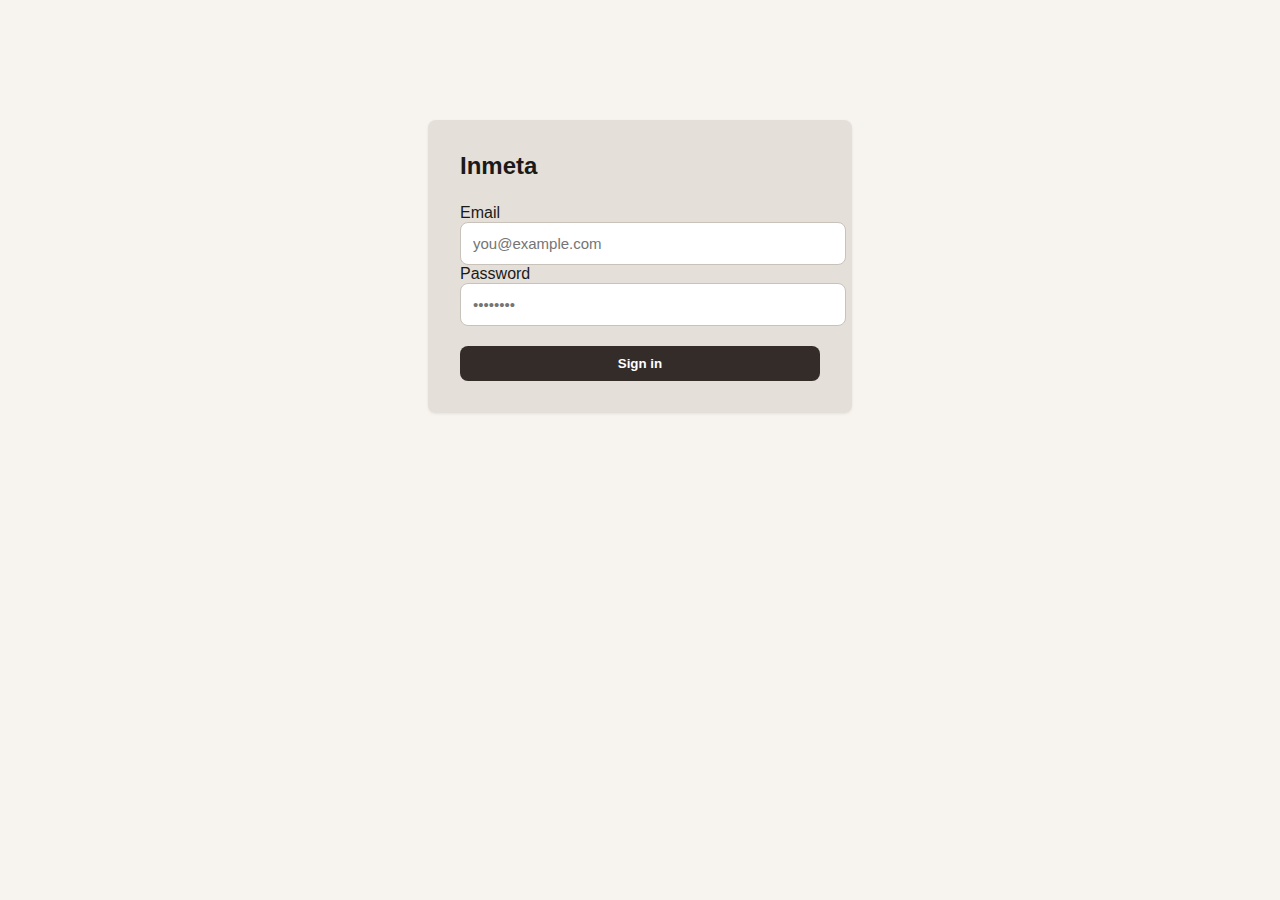
<file: index.html>
<!DOCTYPE html>
<html lang="en">
<head>
    <meta charset="UTF-8">
    <title>Inmeta Login</title>
    <link rel="stylesheet" href="css/inmeta.css">
</head>
<body>

<div class="login-container">
    <h2>Inmeta</h2>
    <form>
        <label>Email</label>
        <input type="email" placeholder="you@example.com">

        <label style="margin-top:16px;">Password</label>
        <input type="password" placeholder="••••••••">

        <button class="btn-primary" style="margin-top:20px; width:100%;">Sign in</button>
    </form>
</div>

</body>
</html>
</file>
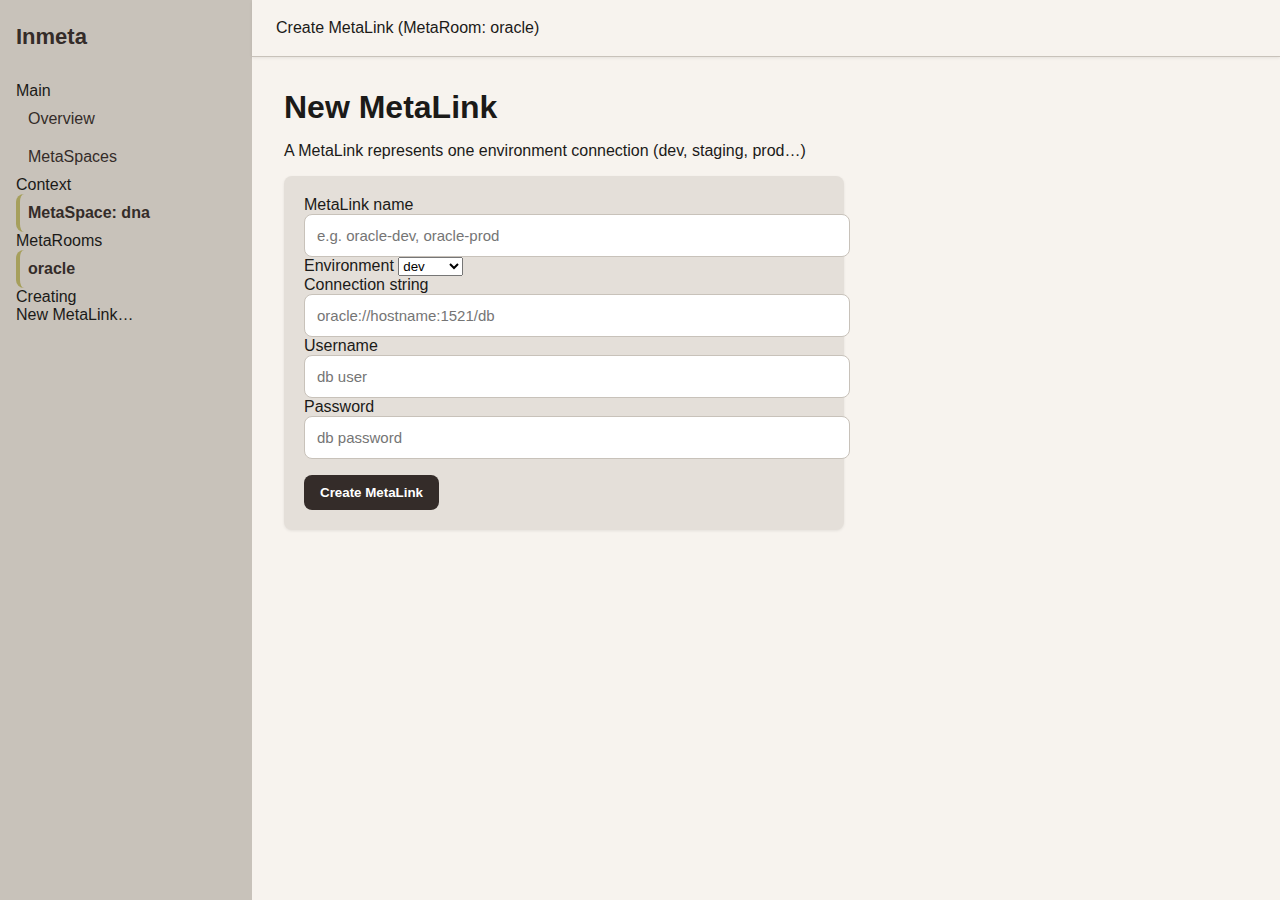
<file: create_metalink.html>
<!DOCTYPE html>
<html lang="en">
<head>
    <meta charset="UTF-8">
    <title>Create MetaLink</title>
    <link rel="stylesheet" href="css/inmeta.css">
</head>
<body>

<div class="layout">

    <!-- SIDEBAR -->
    <div class="sidebar">
        <div class="sidebar-logo">Inmeta</div>

        <div class="sidebar-section-label">Main</div>
        <a class="nav-link" href="overview.html">Overview</a>
        <a class="nav-link" href="metaspaces.html">MetaSpaces</a>

        <div class="sidebar-section-label">Context</div>

        <a class="nav-link active" href="metaspace.html">MetaSpace: dna</a>

        <div class="sidebar-section-label">MetaRooms</div>
        <a class="nav-link active" href="metaroom.html">oracle</a>

        <div class="sidebar-section-label">Creating</div>
        <div class="sidebar-empty">New MetaLink…</div>
    </div>



    <!-- MAIN -->
    <div style="flex:1; display:flex; flex-direction:column;">

        <div class="topbar">
            <div class="topbar-title">Create MetaLink (MetaRoom: oracle)</div>
        </div>

        <div class="content">

            <div class="content-header">
                <h1>New MetaLink</h1>
                <p>A MetaLink represents one environment connection (dev, staging, prod…)</p>
            </div>

            <div class="card" style="max-width:520px;">

                <form>

                    <div class="form-row">
                        <label>MetaLink name</label>
                        <input type="text" placeholder="e.g. oracle-dev, oracle-prod">
                    </div>

                    <div class="form-row">
                        <label>Environment</label>
                        <select>
                            <option>dev</option>
                            <option>staging</option>
                            <option>prod</option>
                        </select>
                    </div>

                    <div class="form-row">
                        <label>Connection string</label>
                        <input type="text" placeholder="oracle://hostname:1521/db">
                    </div>

                    <div class="form-row">
                        <label>Username</label>
                        <input type="text" placeholder="db user">
                    </div>

                    <div class="form-row">
                        <label>Password</label>
                        <input type="password" placeholder="db password">
                    </div>

                    <button class="btn-primary" style="margin-top:16px;">Create MetaLink</button>

                </form>

            </div>

        </div>

    </div>

</div>

</body>
</html>
</file>
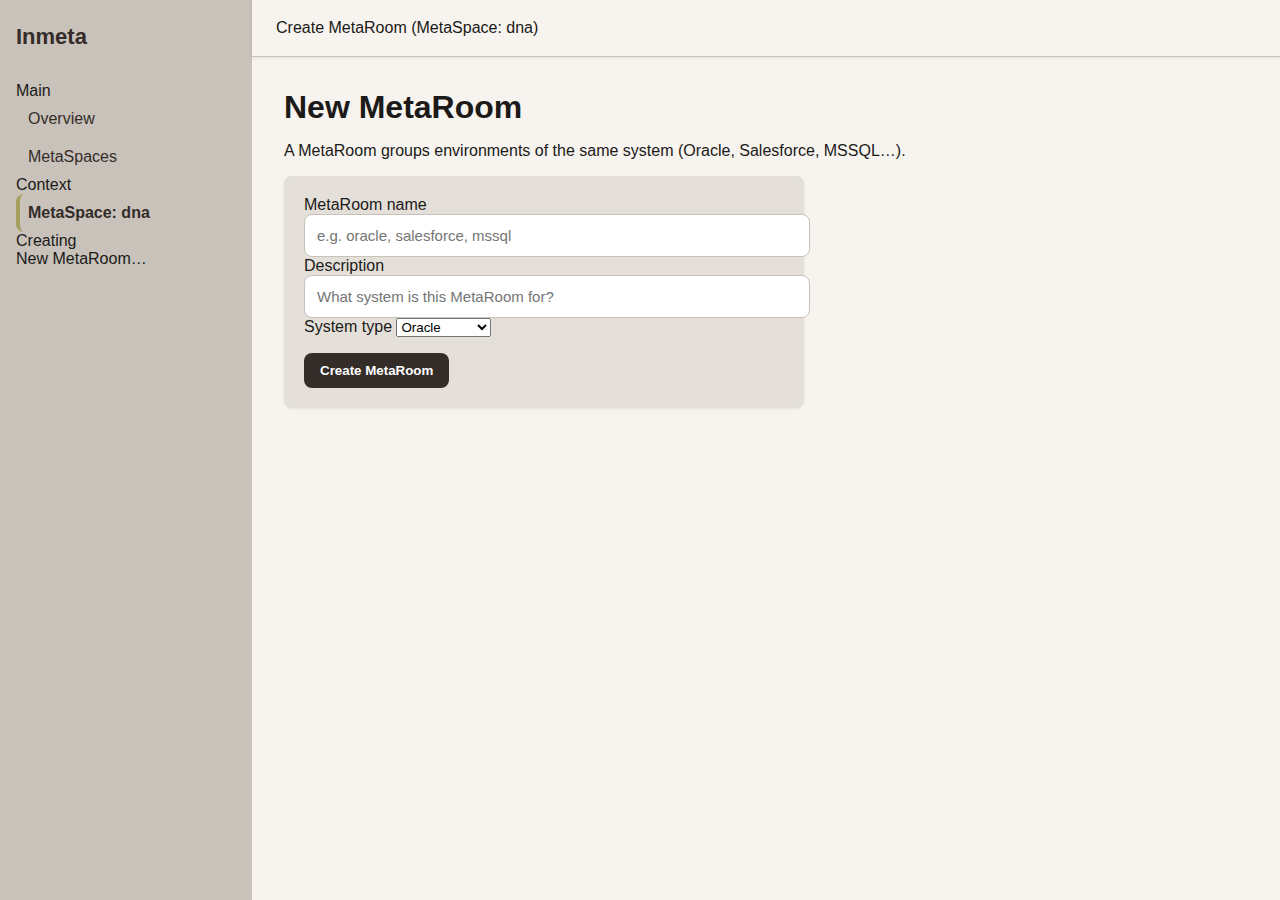
<file: create_metaroom.html>
<!DOCTYPE html>
<html lang="en">
<head>
    <meta charset="UTF-8">
    <title>Create MetaRoom</title>
    <link rel="stylesheet" href="css/inmeta.css">
</head>
<body>

<div class="layout">

    <!-- SIDEBAR -->
    <div class="sidebar">
        <div class="sidebar-logo">Inmeta</div>

        <div class="sidebar-section-label">Main</div>
        <a class="nav-link" href="overview.html">Overview</a>
        <a class="nav-link" href="metaspaces.html">MetaSpaces</a>

        <div class="sidebar-section-label">Context</div>
        <a class="nav-link active" href="metaspace.html">MetaSpace: dna</a>

        <div class="sidebar-section-label">Creating</div>
        <div class="sidebar-empty">New MetaRoom…</div>
    </div>


    <!-- MAIN -->
    <div style="flex:1; display:flex; flex-direction:column;">

        <div class="topbar">
            <div class="topbar-title">Create MetaRoom (MetaSpace: dna)</div>
        </div>

        <div class="content">

            <div class="content-header">
                <h1>New MetaRoom</h1>
                <p>A MetaRoom groups environments of the same system (Oracle, Salesforce, MSSQL…).</p>
            </div>

            <div class="card" style="max-width:480px;">

                <form>

                    <div class="form-row">
                        <label>MetaRoom name</label>
                        <input type="text" placeholder="e.g. oracle, salesforce, mssql">
                    </div>

                    <div class="form-row">
                        <label>Description</label>
                        <input type="text" placeholder="What system is this MetaRoom for?">
                    </div>

                    <div class="form-row">
                        <label>System type</label>
                        <select>
                            <option>Oracle</option>
                            <option>PostgreSQL</option>
                            <option>SQL Server</option>
                            <option>MySQL</option>
                            <option>Snowflake</option>
                            <option>BigQuery</option>
                            <option>Salesforce</option>
                        </select>
                    </div>

                    <button class="btn-primary" style="margin-top:16px;">Create MetaRoom</button>

                </form>

            </div>

        </div>

    </div>

</div>

</body>
</html>
</file>
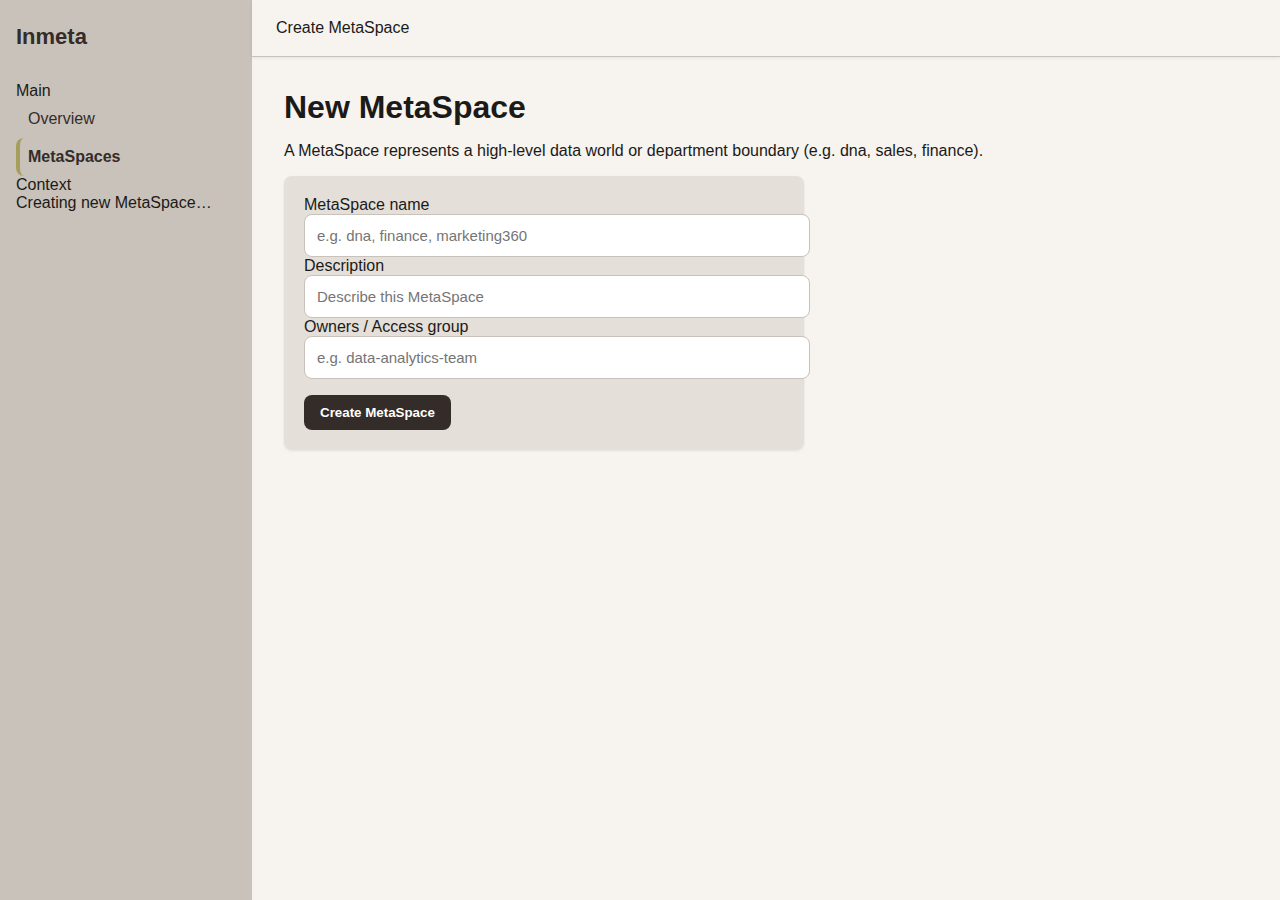
<file: create_metaspace.html>
<!DOCTYPE html>
<html lang="en">
<head>
    <meta charset="UTF-8">
    <title>Create MetaSpace</title>
    <link rel="stylesheet" href="css/inmeta.css">
</head>
<body>

<div class="layout">

    <!-- SIDEBAR -->
    <div class="sidebar">
        <div class="sidebar-logo">Inmeta</div>

        <div class="sidebar-section-label">Main</div>
        <a class="nav-link" href="overview.html">Overview</a>
        <a class="nav-link active" href="metaspaces.html">MetaSpaces</a>

        <div class="sidebar-section-label">Context</div>
        <div class="sidebar-empty">Creating new MetaSpace…</div>
    </div>


    <!-- MAIN -->
    <div style="flex:1; display:flex; flex-direction:column;">

        <div class="topbar">
            <div class="topbar-title">Create MetaSpace</div>
        </div>

        <div class="content">

            <div class="content-header">
                <h1>New MetaSpace</h1>
                <p>A MetaSpace represents a high-level data world or department boundary (e.g. dna, sales, finance).</p>
            </div>

            <div class="card" style="max-width:480px;">

                <form>

                    <div class="form-row">
                        <label>MetaSpace name</label>
                        <input type="text" placeholder="e.g. dna, finance, marketing360">
                    </div>

                    <div class="form-row">
                        <label>Description</label>
                        <input type="text" placeholder="Describe this MetaSpace">
                    </div>

                    <div class="form-row">
                        <label>Owners / Access group</label>
                        <input type="text" placeholder="e.g. data-analytics-team">
                    </div>

                    <button class="btn-primary" style="margin-top:16px;">Create MetaSpace</button>

                </form>

            </div>

        </div>

    </div>

</div>

</body>
</html>
</file>
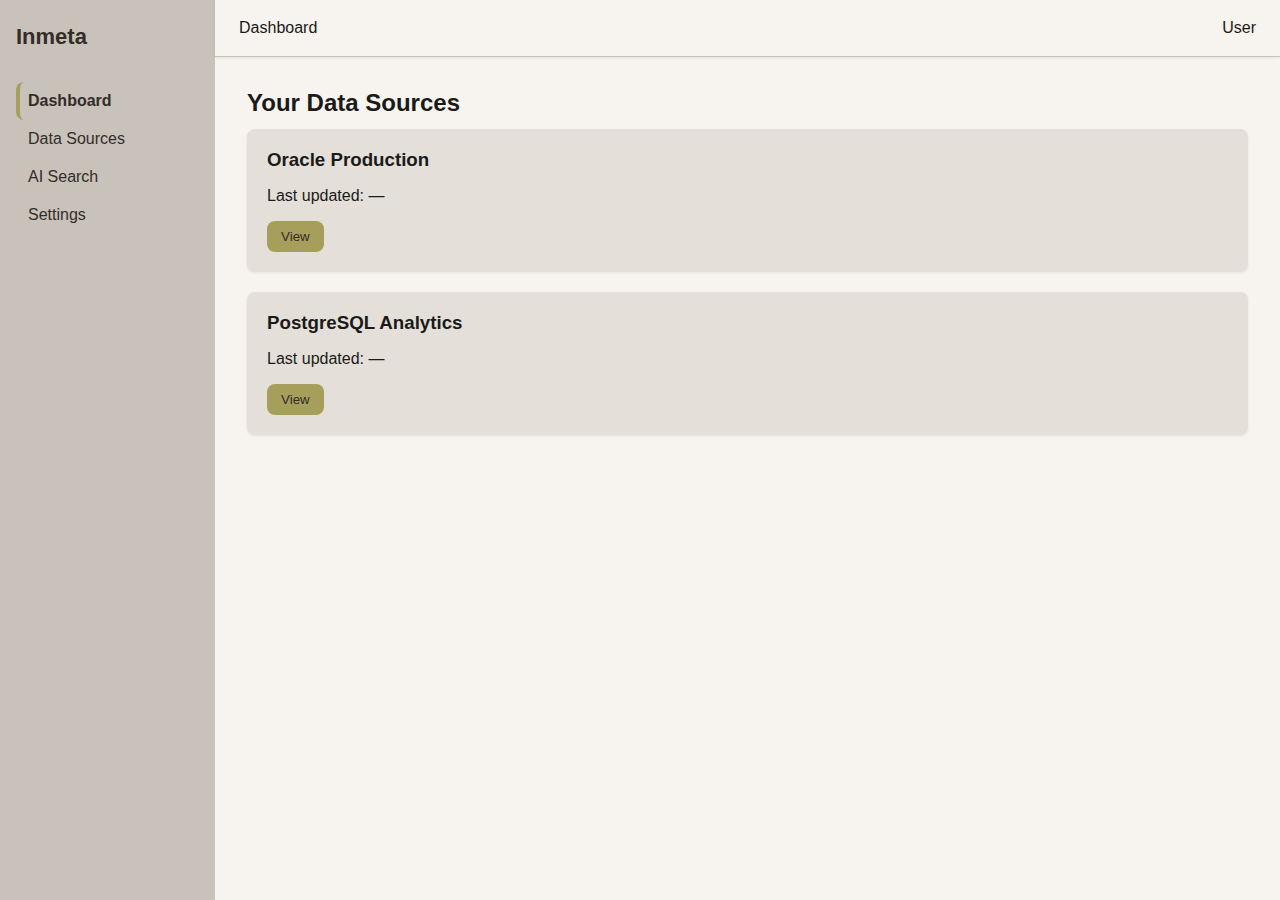
<file: dashboard.html>
<!DOCTYPE html>
<html lang="en">
<head>
    <meta charset="UTF-8">
    <title>Inmeta Dashboard</title>
    <link rel="stylesheet" href="css/inmeta.css">
</head>
<body>

<div class="layout">

    <!-- SIDEBAR -->
    <div class="sidebar">
        <div class="sidebar-logo">Inmeta</div>

        <a class="nav-link active" href="dashboard.html">Dashboard</a>
        <a class="nav-link" href="datasource.html">Data Sources</a>
        <a class="nav-link" href="#">AI Search</a>
        <a class="nav-link" href="#">Settings</a>
    </div>

    <!-- MAIN AREA -->
    <div style="width:100%;">
        <div class="topbar">
            <div>Dashboard</div>
            <div>User</div>
        </div>

        <div class="content">

            <h2>Your Data Sources</h2>

            <div class="card">
                <h3>Oracle Production</h3>
                <p>Last updated: —</p>
                <button class="btn-secondary">View</button>
            </div>

            <div class="card">
                <h3>PostgreSQL Analytics</h3>
                <p>Last updated: —</p>
                <button class="btn-secondary">View</button>
            </div>

        </div>
    </div>

</div>

</body>
</html>
</file>
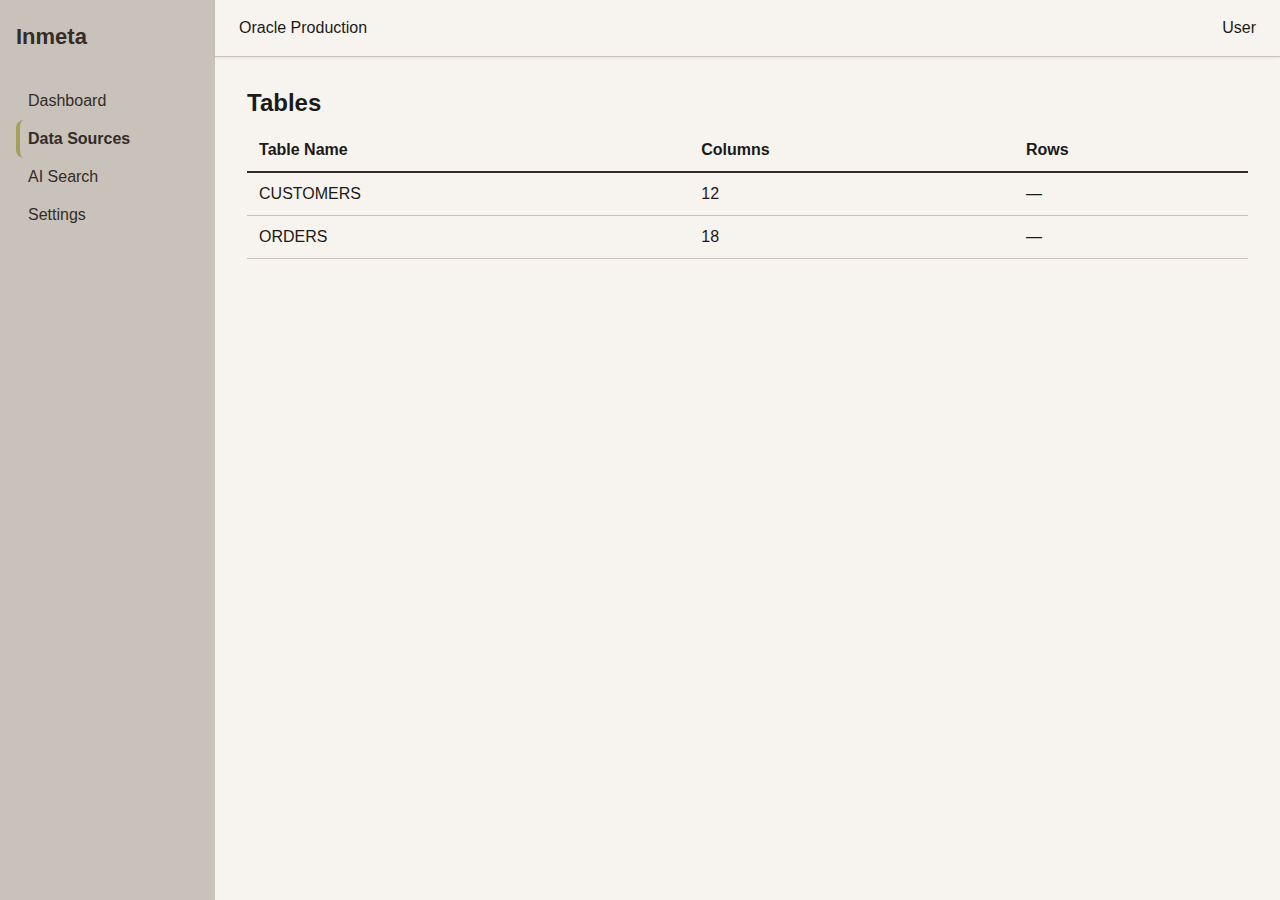
<file: datasource.html>
<!DOCTYPE html>
<html lang="en">
<head>
    <meta charset="UTF-8">
    <title>Data Source</title>
    <link rel="stylesheet" href="css/inmeta.css">
</head>
<body>

<div class="layout">

    <div class="sidebar">
        <div class="sidebar-logo">Inmeta</div>
        <a class="nav-link" href="dashboard.html">Dashboard</a>
        <a class="nav-link active" href="datasource.html">Data Sources</a>
        <a class="nav-link" href="#">AI Search</a>
        <a class="nav-link" href="#">Settings</a>
    </div>

    <div style="width:100%;">
        <div class="topbar">
            <div>Oracle Production</div>
            <div>User</div>
        </div>

        <div class="content">

            <h2>Tables</h2>

            <table class="table">
                <thead>
                    <tr>
                        <th>Table Name</th>
                        <th>Columns</th>
                        <th>Rows</th>
                    </tr>
                </thead>

                <tbody>
                    <tr onclick="location.href='table.html'">
                        <td>CUSTOMERS</td>
                        <td>12</td>
                        <td>—</td>
                    </tr>

                    <tr onclick="location.href='table.html'">
                        <td>ORDERS</td>
                        <td>18</td>
                        <td>—</td>
                    </tr>
                </tbody>
            </table>

        </div>
    </div>

</div>

</body>
</html>
</file>
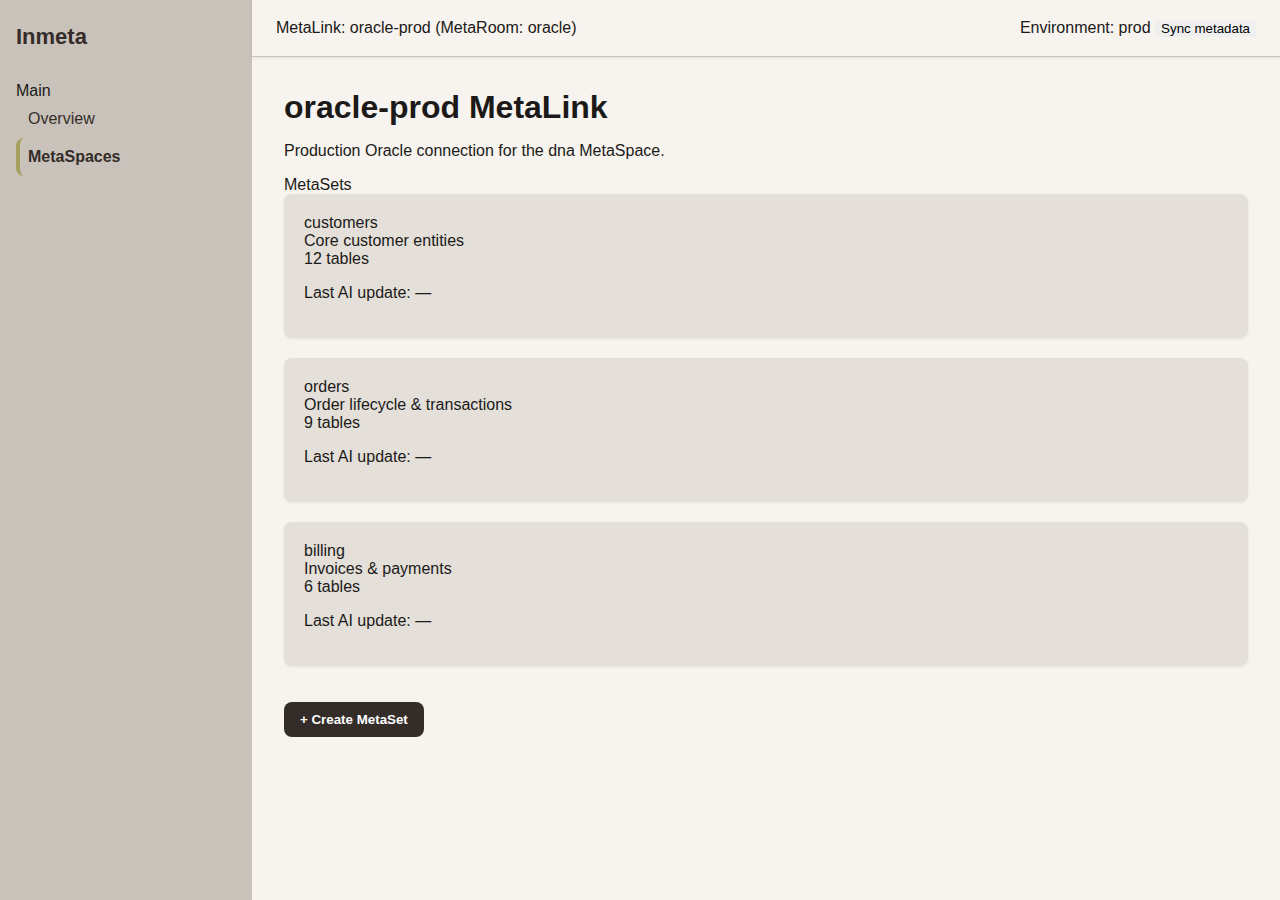
<file: metalink.html>
<!DOCTYPE html>
<html lang="en">
<head>
    <meta charset="UTF-8">
    <title>Inmeta – MetaLink oracle-prod</title>
    <link rel="stylesheet" href="css/inmeta.css">
</head>
<body>

<div class="layout">

    <div class="sidebar">
        <div class="sidebar-logo">Inmeta</div>

        <div class="sidebar-section-label">Main</div>
        <a class="nav-link" href="overview.html">Overview</a>
        <a class="nav-link active" href="metaspaces.html">MetaSpaces</a>
    </div>

    <div style="flex:1; display:flex; flex-direction:column;">
        <div class="topbar">
            <div class="topbar-title">MetaLink: oracle-prod (MetaRoom: oracle)</div>
            <div class="topbar-right">
                <span class="muted">Environment: prod</span>
                <button class="btn-ghost">Sync metadata</button>
            </div>
        </div>

        <div class="content">
            <div class="content-header">
                <h1>oracle-prod MetaLink</h1>
                <p>Production Oracle connection for the dna MetaSpace.</p>
            </div>

            <div class="section-title">MetaSets</div>

            <div class="card-grid">
                <div class="card" onclick="location.href='metaset.html';">
                    <div class="card-header">
                        <div>
                            <div class="card-title">customers</div>
                            <div class="card-subtitle">Core customer entities</div>
                        </div>
                        <span class="tag">12 tables</span>
                    </div>
                    <p class="card-meta">Last AI update: —</p>
                </div>

                <div class="card" onclick="location.href='metaset.html';">
                    <div class="card-header">
                        <div>
                            <div class="card-title">orders</div>
                            <div class="card-subtitle">Order lifecycle & transactions</div>
                        </div>
                        <span class="tag">9 tables</span>
                    </div>
                    <p class="card-meta">Last AI update: —</p>
                </div>

                <div class="card" onclick="location.href='metaset.html';">
                    <div class="card-header">
                        <div>
                            <div class="card-title">billing</div>
                            <div class="card-subtitle">Invoices & payments</div>
                        </div>
                        <span class="tag">6 tables</span>
                    </div>
                    <p class="card-meta">Last AI update: —</p>
                </div>
            </div>

            <button class="btn-primary" style="margin-top:16px;">+ Create MetaSet</button>
        </div>
    </div>

</div>

</body>
</html>
</file>
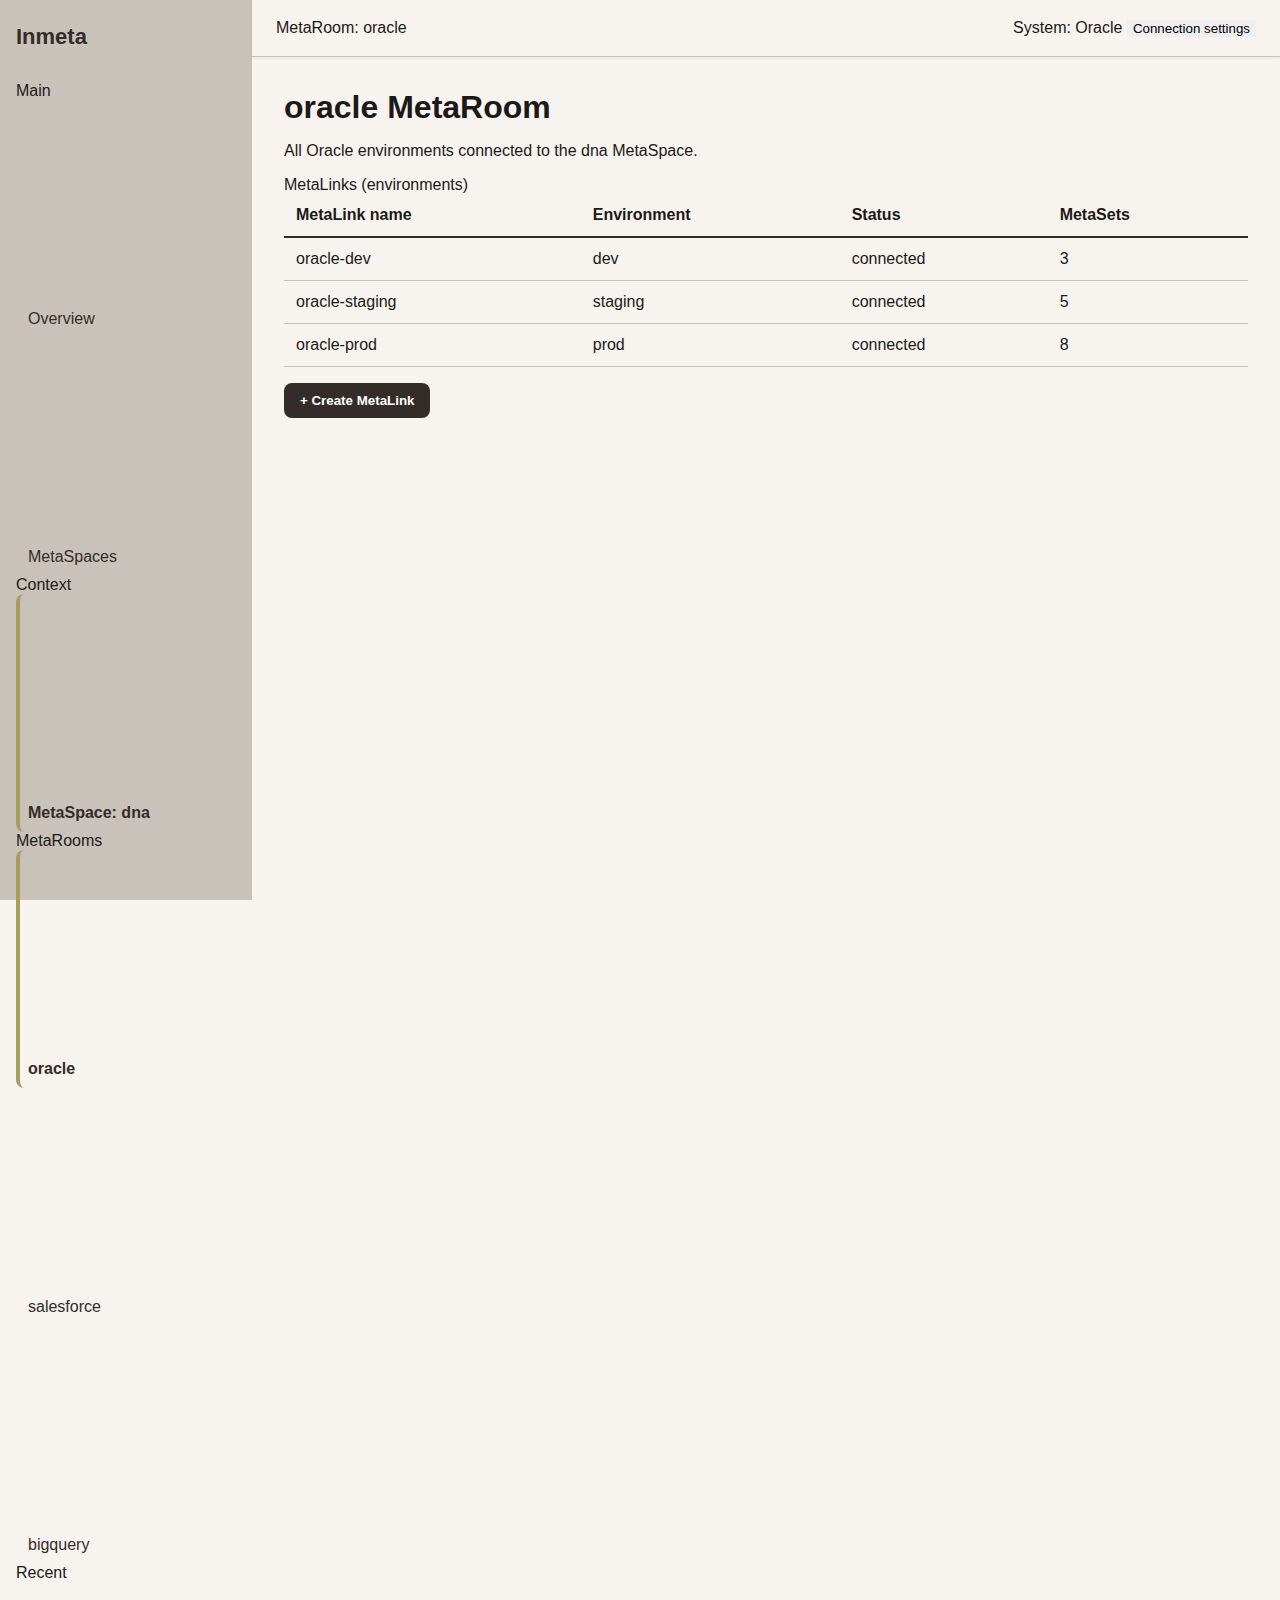
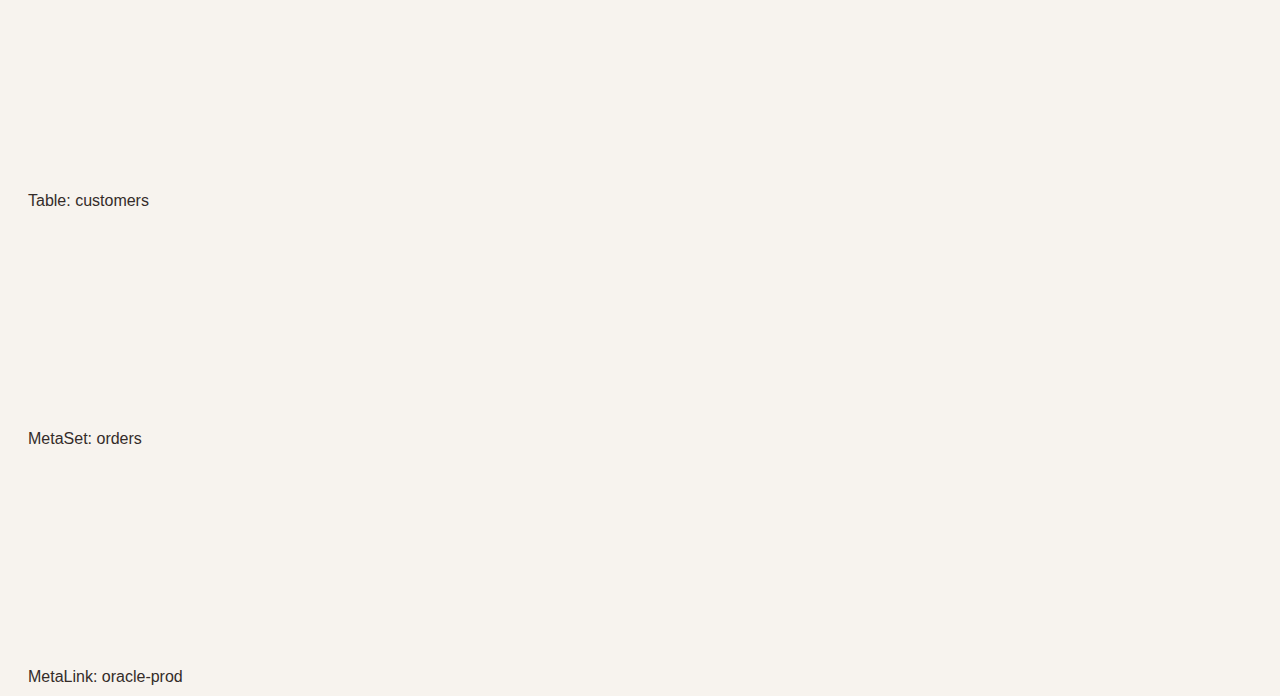
<file: metaroom.html>
<!DOCTYPE html>
<html lang="en">
<head>
    <meta charset="UTF-8">
    <title>Inmeta – MetaRoom oracle</title>
    <link rel="stylesheet" href="css/inmeta.css">
</head>
<body>

<div class="layout">

    <!-- SIDEBAR -->
    <div class="sidebar">

        <div class="sidebar-logo">Inmeta</div>

        <!-- MAIN -->
        <div class="sidebar-section-label">Main</div>

        <a class="nav-link" href="overview.html">
            <span class="sidebar-link-icon">
                <svg class="icon icon-sm" viewBox="0 0 24 24"></svg>
            </span>
            Overview
        </a>

        <a class="nav-link" href="metaspaces.html">
            <span class="sidebar-link-icon">
                <svg class="icon icon-sm" viewBox="0 0 24 24"></svg>
            </span>
            MetaSpaces
        </a>

        <!-- CONTEXT -->
        <div class="sidebar-section-label">Context</div>

        <!-- ACTIVE METASPACE -->
        <a class="nav-link active" href="metaspace.html">
            <span class="sidebar-link-icon">
                <svg class="icon icon-sm" viewBox="0 0 24 24"></svg>
            </span>
            MetaSpace: dna
        </a>

        <!-- METAROOMS LIST -->
        <div class="sidebar-section-label">MetaRooms</div>

        <!-- ACTIVE METAROOM -->
        <a class="nav-link active" href="metaroom.html">
            <span class="sidebar-link-icon">
                <svg class="icon icon-sm icon--neutral" viewBox="0 0 24 24"></svg>
            </span>
            oracle
        </a>

        <!-- OTHER ROOMS -->
        <a class="nav-link" href="metaroom.html">
            <span class="sidebar-link-icon">
                <svg class="icon icon-sm icon--neutral" viewBox="0 0 24 24"></svg>
            </span>
            salesforce
        </a>

        <a class="nav-link" href="metaroom.html">
            <span class="sidebar-link-icon">
                <svg class="icon icon-sm icon--neutral" viewBox="0 0 24 24"></svg>
            </span>
            bigquery
        </a>

        <!-- RECENT -->
        <div class="sidebar-section-label">Recent</div>

        <a class="nav-link" href="table.html">
            <span class="sidebar-link-icon">
                <svg class="icon icon-sm icon--accent" viewBox="0 0 24 24"></svg>
            </span>
            Table: customers
        </a>

        <a class="nav-link" href="metaset.html">
            <span class="sidebar-link-icon">
                <svg class="icon icon-sm icon--accent" viewBox="0 0 24 24"></svg>
            </span>
            MetaSet: orders
        </a>

        <a class="nav-link" href="metalink.html">
            <span class="sidebar-link-icon">
                <svg class="icon icon-sm icon--accent" viewBox="0 0 24 24"></svg>
            </span>
            MetaLink: oracle-prod
        </a>
    </div>


    <!-- MAIN CONTENT AREA -->
    <div style="flex:1; display:flex; flex-direction:column;">

        <!-- TOPBAR -->
        <div class="topbar">
            <div class="topbar-title">MetaRoom: oracle</div>
            <div class="topbar-right">
                <span class="muted">System: Oracle</span>
                <button class="btn-ghost">Connection settings</button>
            </div>
        </div>

        <!-- CONTENT -->
        <div class="content">

            <div class="content-header">
                <h1>oracle MetaRoom</h1>
                <p>All Oracle environments connected to the dna MetaSpace.</p>
            </div>

            <div class="section-title">MetaLinks (environments)</div>

            <table class="table">
                <thead>
                    <tr>
                        <th>MetaLink name</th>
                        <th>Environment</th>
                        <th>Status</th>
                        <th>MetaSets</th>
                    </tr>
                </thead>
                <tbody>
                    <tr onclick="location.href='metalink.html';">
                        <td>oracle-dev</td>
                        <td>dev</td>
                        <td>connected</td>
                        <td>3</td>
                    </tr>

                    <tr onclick="location.href='metalink.html';">
                        <td>oracle-staging</td>
                        <td>staging</td>
                        <td>connected</td>
                        <td>5</td>
                    </tr>

                    <tr onclick="location.href='metalink.html';">
                        <td>oracle-prod</td>
                        <td>prod</td>
                        <td>connected</td>
                        <td>8</td>
                    </tr>
                </tbody>
            </table>

            <button class="btn-primary" style="margin-top:16px;">+ Create MetaLink</button>

        </div>
    </div>

</div>

</body>
</html>
</file>
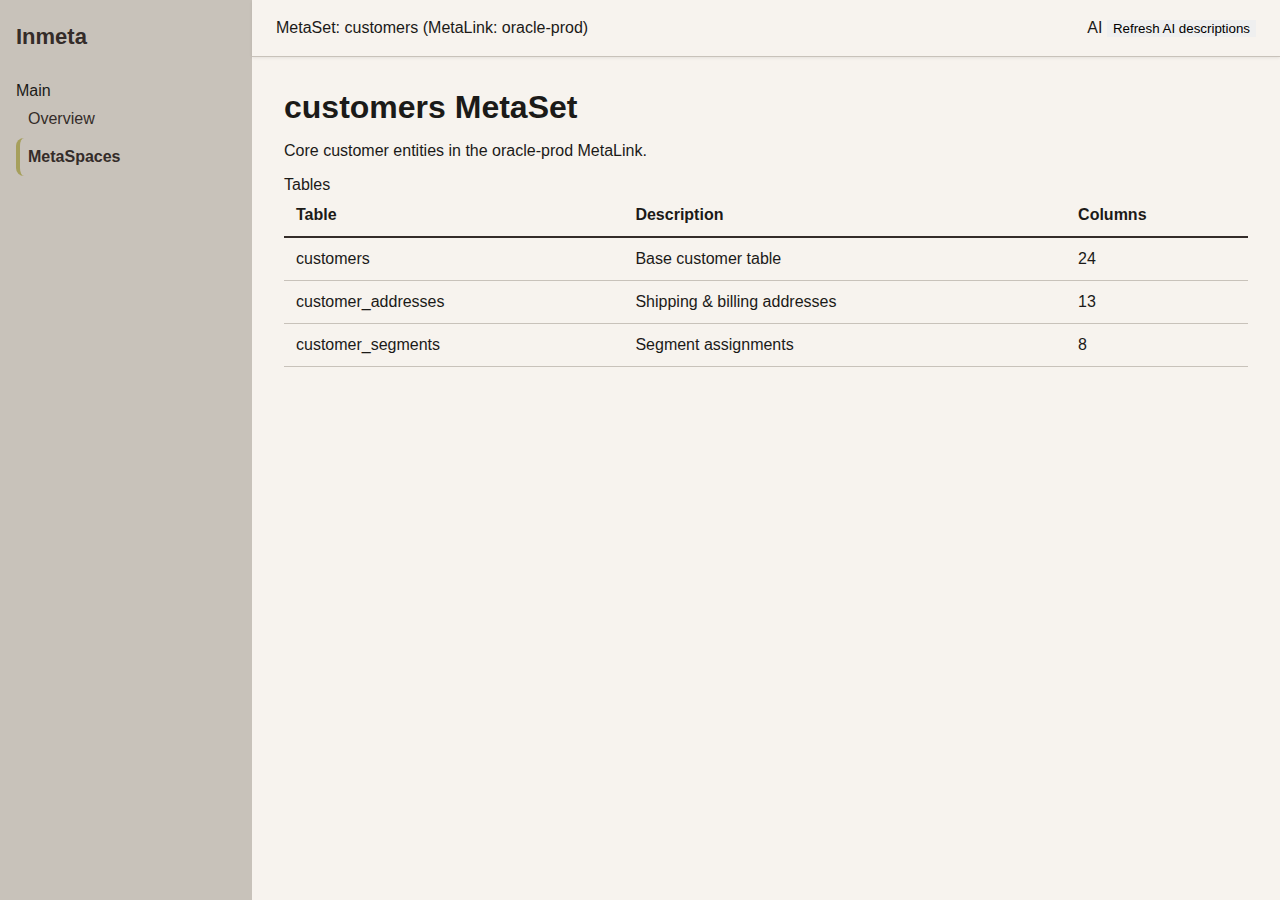
<file: metaset.html>
<!DOCTYPE html>
<html lang="en">
<head>
    <meta charset="UTF-8">
    <title>Inmeta – MetaSet customers</title>
    <link rel="stylesheet" href="css/inmeta.css">
</head>
<body>

<div class="layout">

    <div class="sidebar">
        <div class="sidebar-logo">Inmeta</div>

        <div class="sidebar-section-label">Main</div>
        <a class="nav-link" href="overview.html">Overview</a>
        <a class="nav-link active" href="metaspaces.html">MetaSpaces</a>
    </div>

    <div style="flex:1; display:flex; flex-direction:column;">
        <div class="topbar">
            <div class="topbar-title">
                MetaSet: customers (MetaLink: oracle-prod)
            </div>
            <div class="topbar-right">
                <span class="tag tag-ai">AI</span>
                <button class="btn-ghost">Refresh AI descriptions</button>
            </div>
        </div>

        <div class="content">
            <div class="content-header">
                <h1>customers MetaSet</h1>
                <p>Core customer entities in the oracle-prod MetaLink.</p>
            </div>

            <div class="section-title">Tables</div>

            <table class="table">
                <thead>
                    <tr>
                        <th>Table</th>
                        <th>Description</th>
                        <th>Columns</th>
                    </tr>
                </thead>
                <tbody>
                    <tr onclick="location.href='table.html';">
                        <td>customers</td>
                        <td>Base customer table</td>
                        <td>24</td>
                    </tr>
                    <tr onclick="location.href='table.html';">
                        <td>customer_addresses</td>
                        <td>Shipping & billing addresses</td>
                        <td>13</td>
                    </tr>
                    <tr onclick="location.href='table.html';">
                        <td>customer_segments</td>
                        <td>Segment assignments</td>
                        <td>8</td>
                    </tr>
                </tbody>
            </table>
        </div>
    </div>

</div>

</body>
</html>
</file>
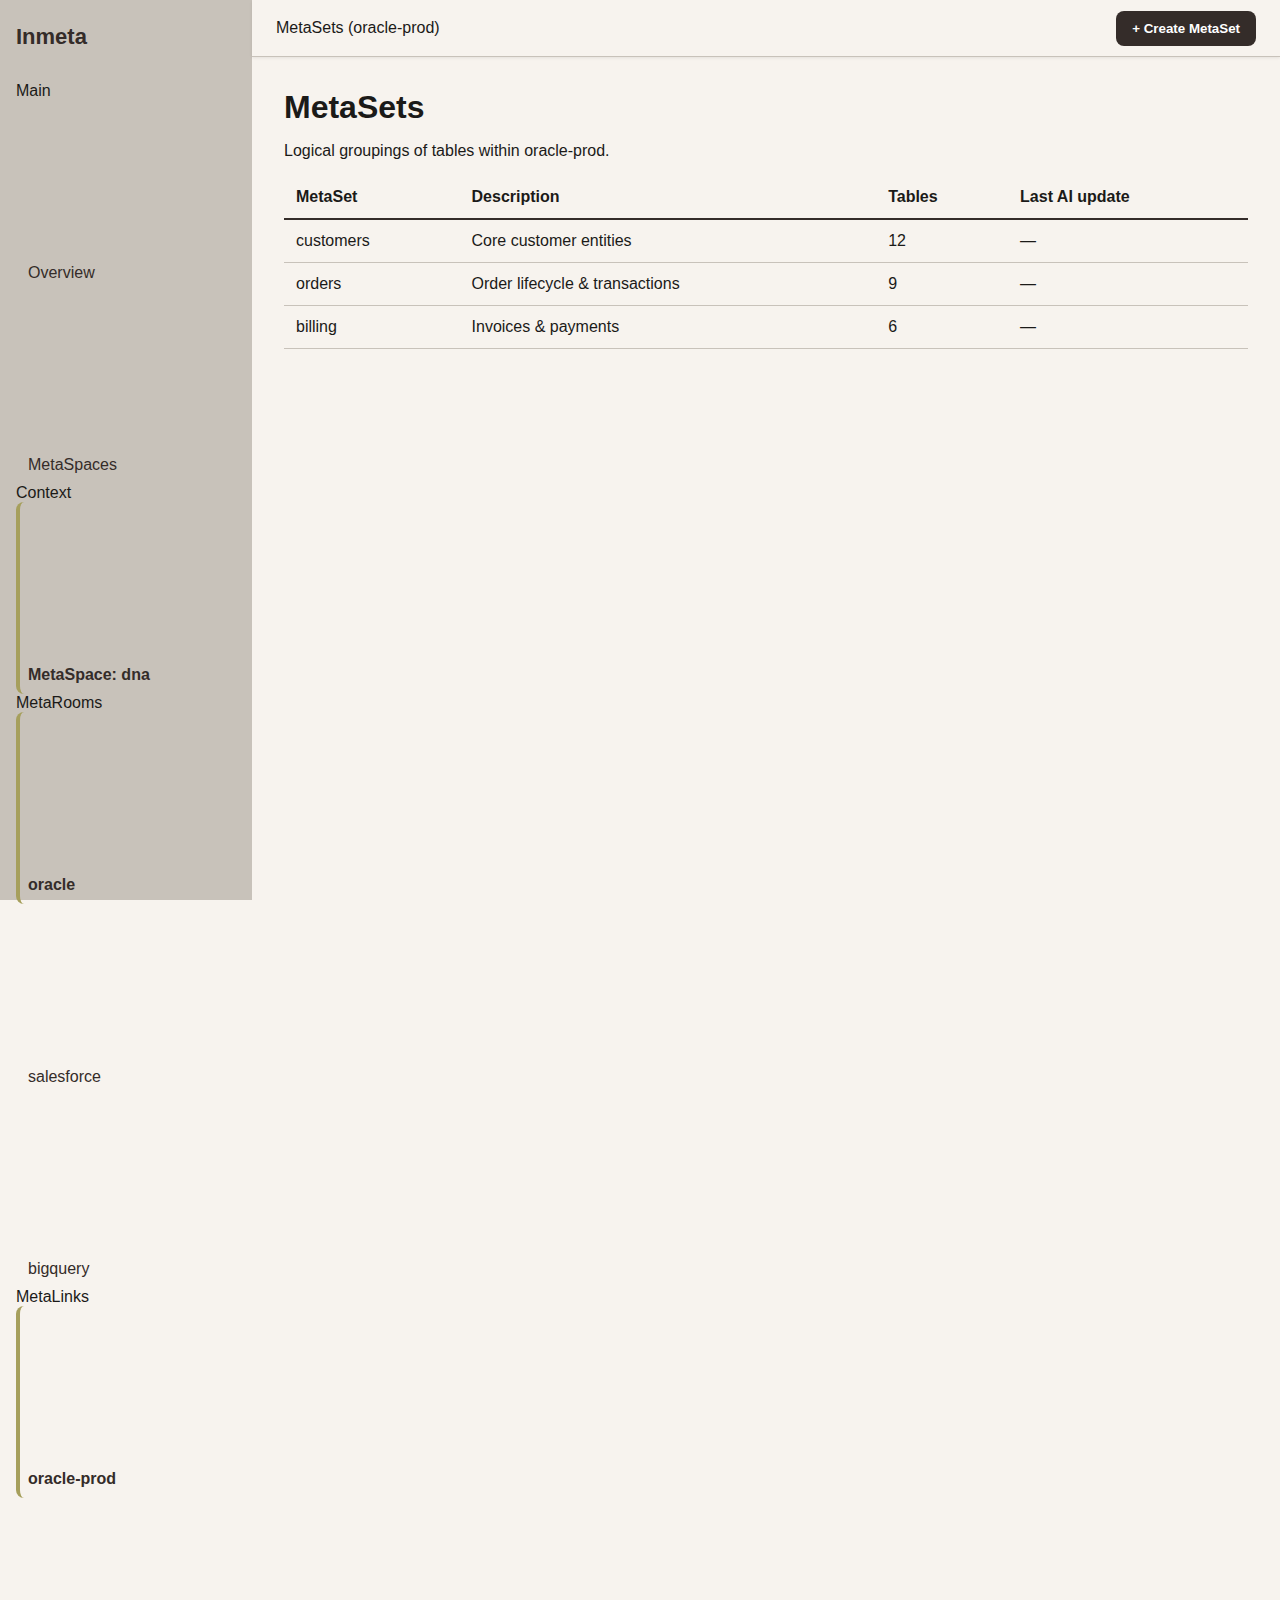
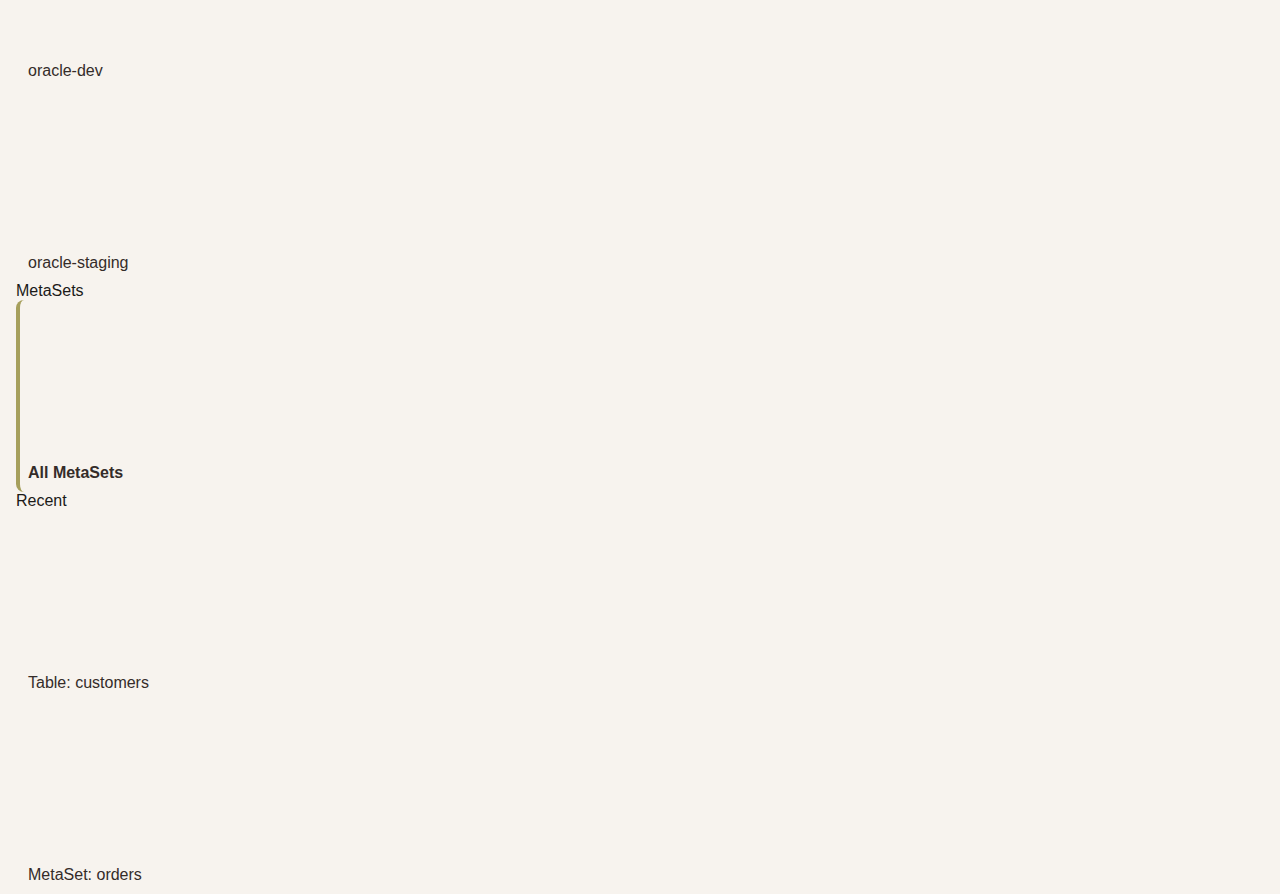
<file: metasets.html>
<!DOCTYPE html>
<html lang="en">
<head>
    <meta charset="UTF-8">
    <title>Inmeta – MetaSets</title>
    <link rel="stylesheet" href="css/inmeta.css">
</head>
<body>

<div class="layout">

    <!-- SIDEBAR -->
    <div class="sidebar">

        <div class="sidebar-logo">Inmeta</div>

        <!-- MAIN -->
        <div class="sidebar-section-label">Main</div>

        <a class="nav-link" href="overview.html">
            <span class="sidebar-link-icon">
                <svg class="icon icon-sm icon--primary"></svg>
            </span>
            Overview
        </a>

        <a class="nav-link" href="metaspaces.html">
            <span class="sidebar-link-icon">
                <svg class="icon icon-sm icon--primary"></svg>
            </span>
            MetaSpaces
        </a>

        <!-- CONTEXT -->
        <div class="sidebar-section-label">Context</div>

        <!-- ACTIVE METASPACE -->
        <a class="nav-link active" href="metaspace.html">
            <span class="sidebar-link-icon">
                <svg class="icon icon-sm icon--primary"></svg>
            </span>
            MetaSpace: dna
        </a>

        <!-- METAROOMS -->
        <div class="sidebar-section-label">MetaRooms</div>

        <a class="nav-link active" href="metaroom.html">
            <span class="sidebar-link-icon">
                <svg class="icon icon-sm icon--neutral"></svg>
            </span>
            oracle
        </a>

        <a class="nav-link" href="metaroom.html">
            <span class="sidebar-link-icon">
                <svg class="icon icon-sm icon--neutral"></svg>
            </span>
            salesforce
        </a>

        <a class="nav-link" href="metaroom.html">
            <span class="sidebar-link-icon">
                <svg class="icon icon-sm icon--neutral"></svg>
            </span>
            bigquery
        </a>

        <!-- METALINKS -->
        <div class="sidebar-section-label">MetaLinks</div>

        <a class="nav-link active" href="metalink.html">
            <span class="sidebar-link-icon">
                <svg class="icon icon-sm icon--accent"></svg>
            </span>
            oracle-prod
        </a>

        <a class="nav-link" href="metalink.html">
            <span class="sidebar-link-icon">
                <svg class="icon icon-sm icon--accent"></svg>
            </span>
            oracle-dev
        </a>

        <a class="nav-link" href="metalink.html">
            <span class="sidebar-link-icon">
                <svg class="icon icon-sm icon--accent"></svg>
            </span>
            oracle-staging
        </a>

        <!-- METASETS SECTION (THIS PAGE) -->
        <div class="sidebar-section-label">MetaSets</div>

        <a class="nav-link active" href="metasets.html">
            <span class="sidebar-link-icon">
                <svg class="icon icon-sm icon--accent"></svg>
            </span>
            All MetaSets
        </a>

        <!-- RECENT -->
        <div class="sidebar-section-label">Recent</div>

        <a class="nav-link" href="table.html">
            <span class="sidebar-link-icon">
                <svg class="icon icon-sm icon--accent"></svg>
            </span>
            Table: customers
        </a>

        <a class="nav-link" href="metaset.html">
            <span class="sidebar-link-icon">
                <svg class="icon icon-sm icon--accent"></svg>
            </span>
            MetaSet: orders
        </a>

    </div>

    <!-- MAIN CONTENT -->
    <div style="flex:1; display:flex; flex-direction:column;">

        <div class="topbar">
            <div class="topbar-title">MetaSets (oracle-prod)</div>
            <div class="topbar-right">
                <button class="btn-primary">+ Create MetaSet</button>
            </div>
        </div>

        <div class="content">

            <div class="content-header">
                <h1>MetaSets</h1>
                <p>Logical groupings of tables within oracle-prod.</p>
            </div>

            <table class="table">
                <thead>
                    <tr>
                        <th>MetaSet</th>
                        <th>Description</th>
                        <th>Tables</th>
                        <th>Last AI update</th>
                    </tr>
                </thead>
                <tbody>
                    <tr onclick="location.href='metaset.html';">
                        <td>customers</td>
                        <td>Core customer entities</td>
                        <td>12</td>
                        <td>—</td>
                    </tr>

                    <tr onclick="location.href='metaset.html';">
                        <td>orders</td>
                        <td>Order lifecycle & transactions</td>
                        <td>9</td>
                        <td>—</td>
                    </tr>

                    <tr onclick="location.href='metaset.html';">
                        <td>billing</td>
                        <td>Invoices & payments</td>
                        <td>6</td>
                        <td>—</td>
                    </tr>
                </tbody>
            </table>

        </div>
    </div>

</div>

</body>
</html>
</file>
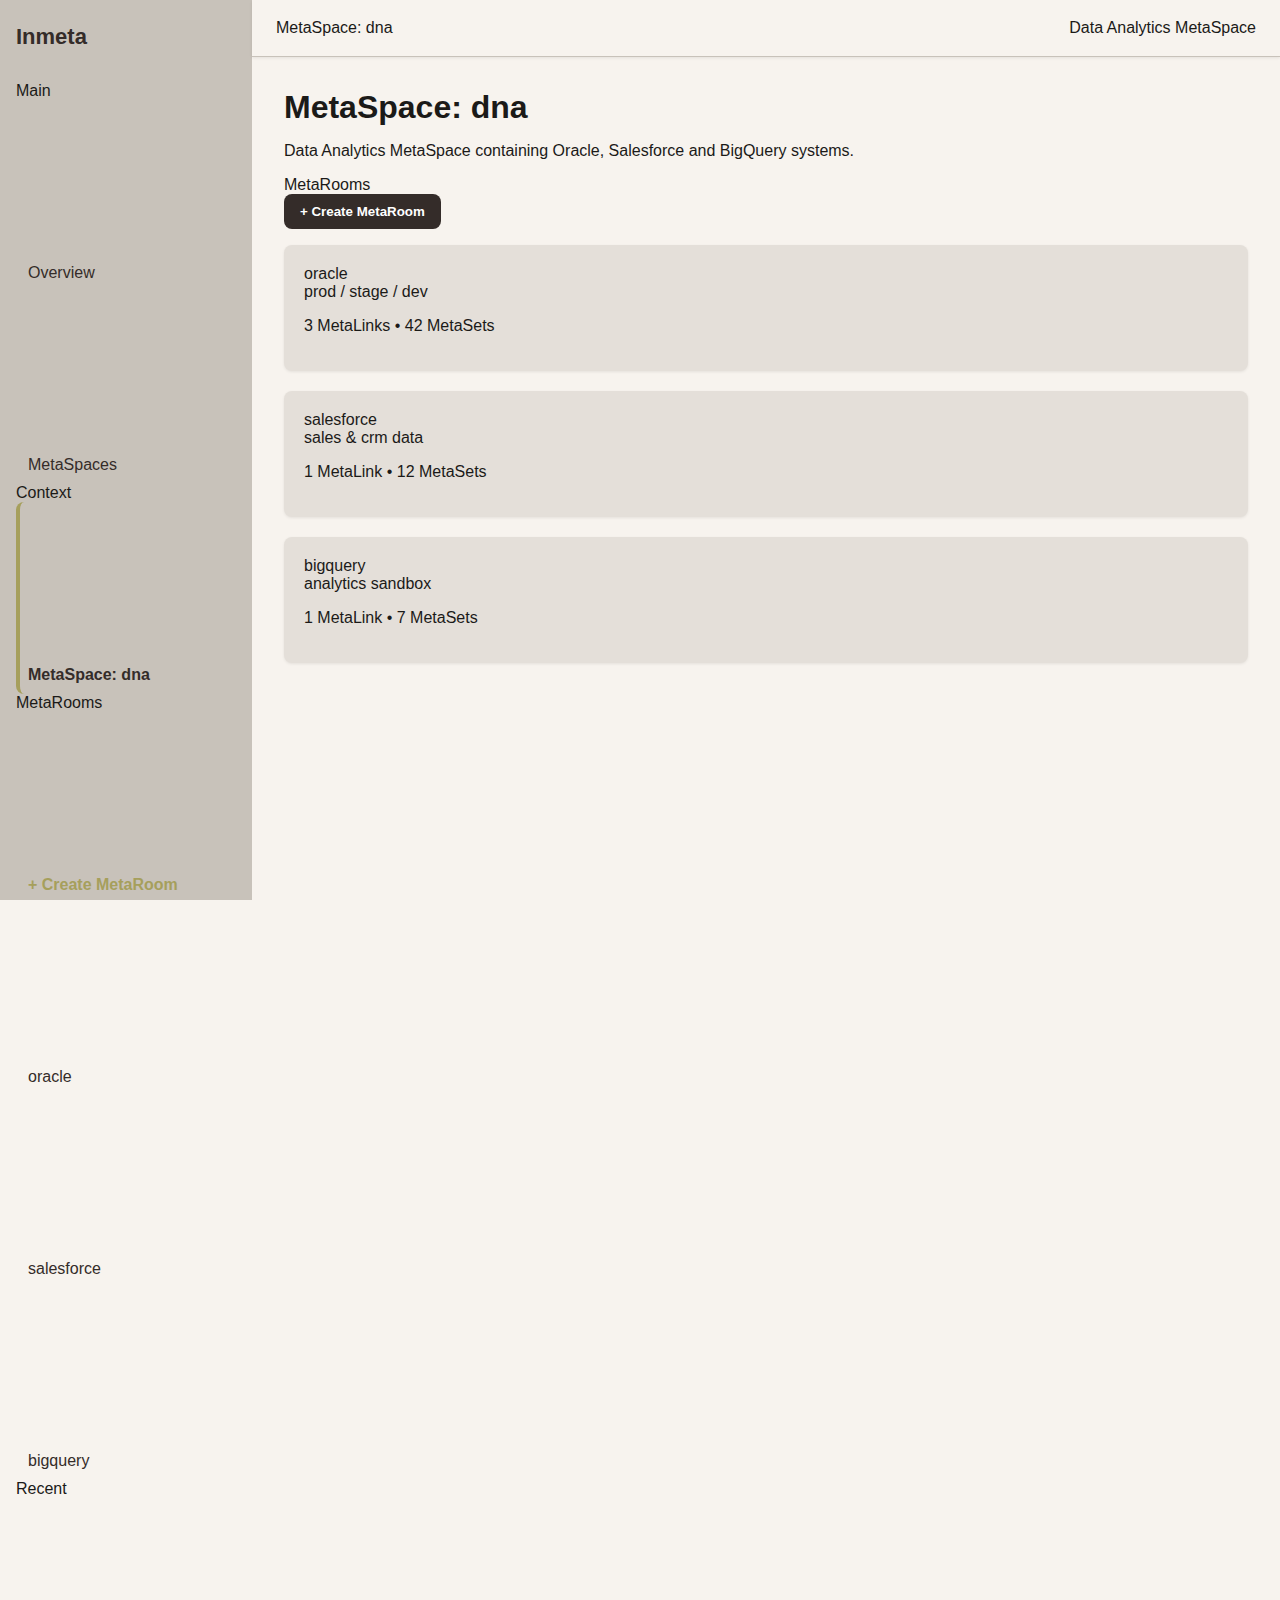
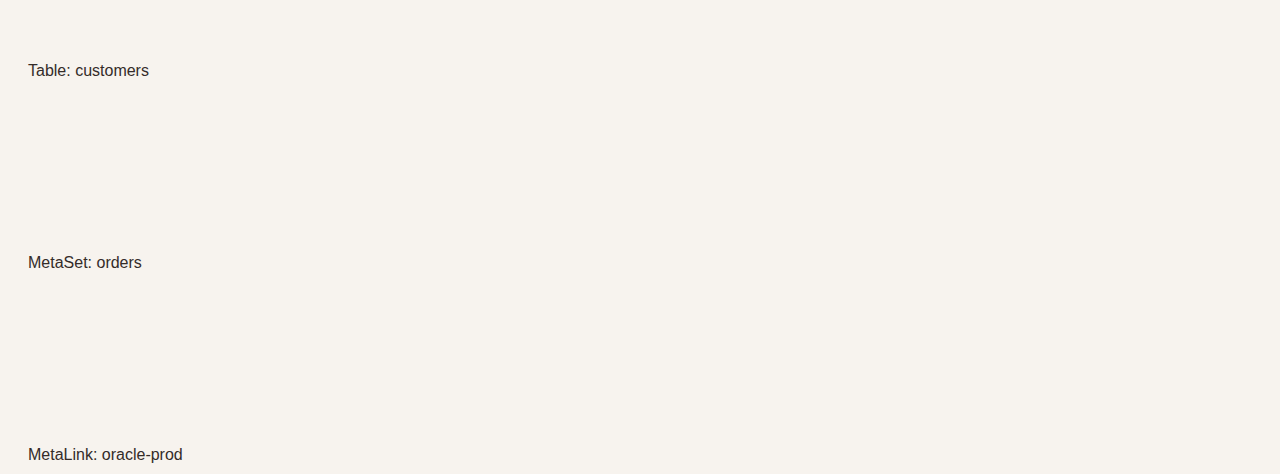
<file: metaspace.html>
<!DOCTYPE html>
<html lang="en">
<head>
    <meta charset="UTF-8">
    <title>Inmeta – MetaSpace dna</title>
    <link rel="stylesheet" href="css/inmeta.css">
</head>
<body>

<div class="layout">

    <!-- SIDEBAR -->
    <div class="sidebar">
        
        <div class="sidebar-logo">Inmeta</div>

        <!-- MAIN -->
        <div class="sidebar-section-label">Main</div>

        <a class="nav-link" href="overview.html">
            <span class="sidebar-link-icon">
                <svg class="icon icon-sm"></svg>
            </span>
            Overview
        </a>

        <a class="nav-link" href="metaspaces.html">
            <span class="sidebar-link-icon">
                <svg class="icon icon-sm"></svg>
            </span>
            MetaSpaces
        </a>



        <!-- CONTEXT -->
        <div class="sidebar-section-label">Context</div>

        <!-- ACTIVE METASPACE -->
        <a class="nav-link active" href="metaspace.html">
            <span class="sidebar-link-icon">
                <svg class="icon icon-sm"></svg>
            </span>
            MetaSpace: dna
        </a>



        <!-- METAROOMS -->
        <div class="sidebar-section-label">MetaRooms</div>

        <!-- CREATE META ROOM -->
        <a class="nav-link" href="create_metaroom.html" style="font-weight:600; color:var(--accent);">
            <span class="sidebar-link-icon">
                <svg class="icon icon-sm icon--accent"></svg>
            </span>
            + Create MetaRoom
        </a>

        <!-- ROOM LIST -->
        <a class="nav-link" href="metaroom.html">
            <span class="sidebar-link-icon">
                <svg class="icon icon-sm icon--neutral"></svg>
            </span>
            oracle
        </a>

        <a class="nav-link" href="metaroom.html">
            <span class="sidebar-link-icon">
                <svg class="icon icon-sm icon--neutral"></svg>
            </span>
            salesforce
        </a>

        <a class="nav-link" href="metaroom.html">
            <span class="sidebar-link-icon">
                <svg class="icon icon-sm icon--neutral"></svg>
            </span>
            bigquery
        </a>



        <!-- RECENT -->
        <div class="sidebar-section-label">Recent</div>

        <a class="nav-link" href="table.html">
            <span class="sidebar-link-icon">
                <svg class="icon icon-sm icon--accent"></svg>
            </span>
            Table: customers
        </a>

        <a class="nav-link" href="metaset.html">
            <span class="sidebar-link-icon">
                <svg class="icon icon-sm icon--accent"></svg>
            </span>
            MetaSet: orders
        </a>

        <a class="nav-link" href="metalink.html">
            <span class="sidebar-link-icon">
                <svg class="icon icon-sm icon--accent"></svg>
            </span>
            MetaLink: oracle-prod
        </a>
    </div>




    <!-- MAIN CONTENT -->
    <div style="flex:1; display:flex; flex-direction:column;">

        <!-- TOPBAR -->
        <div class="topbar">
            <div class="topbar-title">MetaSpace: dna</div>
            <div class="topbar-right">
                <span class="muted">Data Analytics MetaSpace</span>
            </div>
        </div>



        <!-- CONTENT -->
        <div class="content">

            <div class="content-header">
                <h1>MetaSpace: dna</h1>
                <p>Data Analytics MetaSpace containing Oracle, Salesforce and BigQuery systems.</p>
            </div>



            <div class="section-title">MetaRooms</div>

            <!-- PRIMARY CTA -->
            <button class="btn-primary" onclick="location.href='create_metaroom.html';" style="margin-bottom:16px;">
                + Create MetaRoom
            </button>


            <div class="card-grid">

                <div class="card" onclick="location.href='metaroom.html';">
                    <div class="card-header">
                        <div>
                            <div class="card-title">oracle</div>
                            <div class="card-subtitle">prod / stage / dev</div>
                        </div>
                    </div>
                    <p class="card-meta">3 MetaLinks • 42 MetaSets</p>
                </div>

                <div class="card" onclick="location.href='metaroom.html';">
                    <div class="card-header">
                        <div>
                            <div class="card-title">salesforce</div>
                            <div class="card-subtitle">sales & crm data</div>
                        </div>
                    </div>
                    <p class="card-meta">1 MetaLink • 12 MetaSets</p>
                </div>

                <div class="card" onclick="location.href='metaroom.html';">
                    <div class="card-header">
                        <div>
                            <div class="card-title">bigquery</div>
                            <div class="card-subtitle">analytics sandbox</div>
                        </div>
                    </div>
                    <p class="card-meta">1 MetaLink • 7 MetaSets</p>
                </div>

            </div>

        </div> <!-- /content -->

    </div> <!-- /main -->
</div> <!-- /layout -->

</body>
</html>
</file>
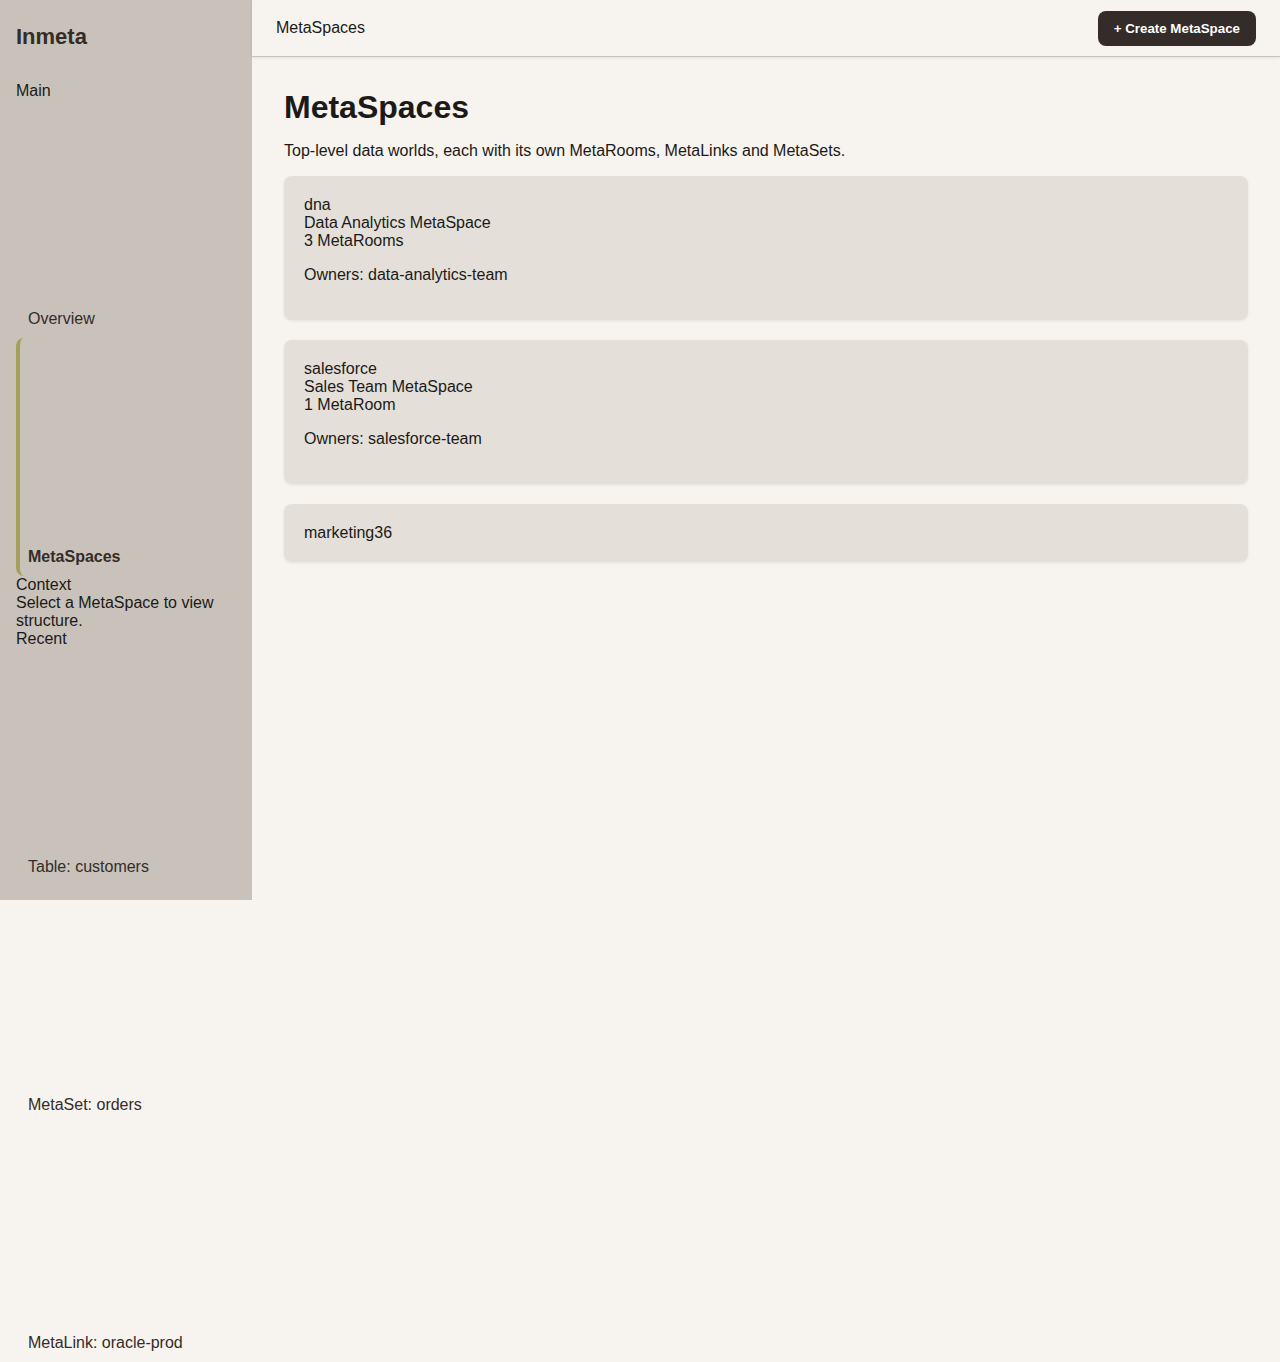
<file: metaspaces.html>
<!DOCTYPE html>
<html lang="en">
<head>
    <meta charset="UTF-8">
    <title>Inmeta – MetaSpaces</title>
    <link rel="stylesheet" href="css/inmeta.css">
</head>
<body>

<div class="layout">

    <!-- SIDEBAR -->
    <div class="sidebar">

        <div class="sidebar-logo">Inmeta</div>

        <!-- MAIN -->
        <div class="sidebar-section-label">Main</div>

        <a class="nav-link" href="overview.html">
            <span class="sidebar-active-bar"></span>
            <span class="sidebar-link-icon">
                <svg viewBox="0 0 24 24" class="icon icon-sm icon--primary">
                    <!-- metaspace.svg -->
                </svg>
            </span>
            Overview
        </a>

        <a class="nav-link active" href="metaspaces.html">
            <span class="sidebar-active-bar active"></span>
            <span class="sidebar-link-icon">
                <svg viewBox="0 0 24 24" class="icon icon-sm icon--primary">
                    <!-- metaspace.svg -->
                </svg>
            </span>
            MetaSpaces
        </a>

        <!-- CONTEXT -->
        <div class="sidebar-section-label">Context</div>
        <div class="sidebar-empty">Select a MetaSpace to view structure.</div>

        <!-- RECENT -->
        <div class="sidebar-section-label">Recent</div>

        <a class="nav-link" href="table.html">
            <span class="sidebar-active-bar"></span>
            <span class="sidebar-link-icon">
                <svg viewBox="0 0 24 24" class="icon icon-sm icon--accent">
                    <!-- table.svg -->
                </svg>
            </span>
            Table: customers
        </a>

        <a class="nav-link" href="metaset.html">
            <span class="sidebar-active-bar"></span>
            <span class="sidebar-link-icon">
                <svg viewBox="0 0 24 24" class="icon icon-sm icon--accent">
                    <!-- metaset.svg -->
                </svg>
            </span>
            MetaSet: orders
        </a>

        <a class="nav-link" href="metalink.html">
            <span class="sidebar-active-bar"></span>
            <span class="sidebar-link-icon">
                <svg viewBox="0 0 24 24" class="icon icon-sm icon--accent">
                    <!-- metalink.svg -->
                </svg>
            </span>
            MetaLink: oracle-prod
        </a>

    </div>

    <!-- MAIN -->
    <div style="flex:1; display:flex; flex-direction:column;">
        <div class="topbar">
            <div class="topbar-title">MetaSpaces</div>
            <div class="topbar-right">
                <button class="btn-primary" onclick="location.href='metaspace.html';">+ Create MetaSpace</button>
            </div>
        </div>

        <div class="content">
            <div class="content-header">
                <h1>MetaSpaces</h1>
                <p>Top-level data worlds, each with its own MetaRooms, MetaLinks and MetaSets.</p>
            </div>

            <div class="card-grid">
                <div class="card" onclick="location.href='metaspace.html';">
                    <div class="card-header">
                        <div>
                            <div class="card-title">dna</div>
                            <div class="card-subtitle">Data Analytics MetaSpace</div>
                        </div>
                        <span class="tag">3 MetaRooms</span>
                    </div>
                    <p class="card-meta">Owners: data-analytics-team</p>
                </div>

                <div class="card" onclick="location.href='metaspace.html';">
                    <div class="card-header">
                        <div>
                            <div class="card-title">salesforce</div>
                            <div class="card-subtitle">Sales Team MetaSpace</div>
                        </div>
                        <span class="tag">1 MetaRoom</span>
                    </div>
                    <p class="card-meta">Owners: salesforce-team</p>
                </div>

                <div class="card" onclick="location.href='metaspace.html';">
                    <div class="card-header">
                        <div>
                            <div class="card-title">marketing36
</file>
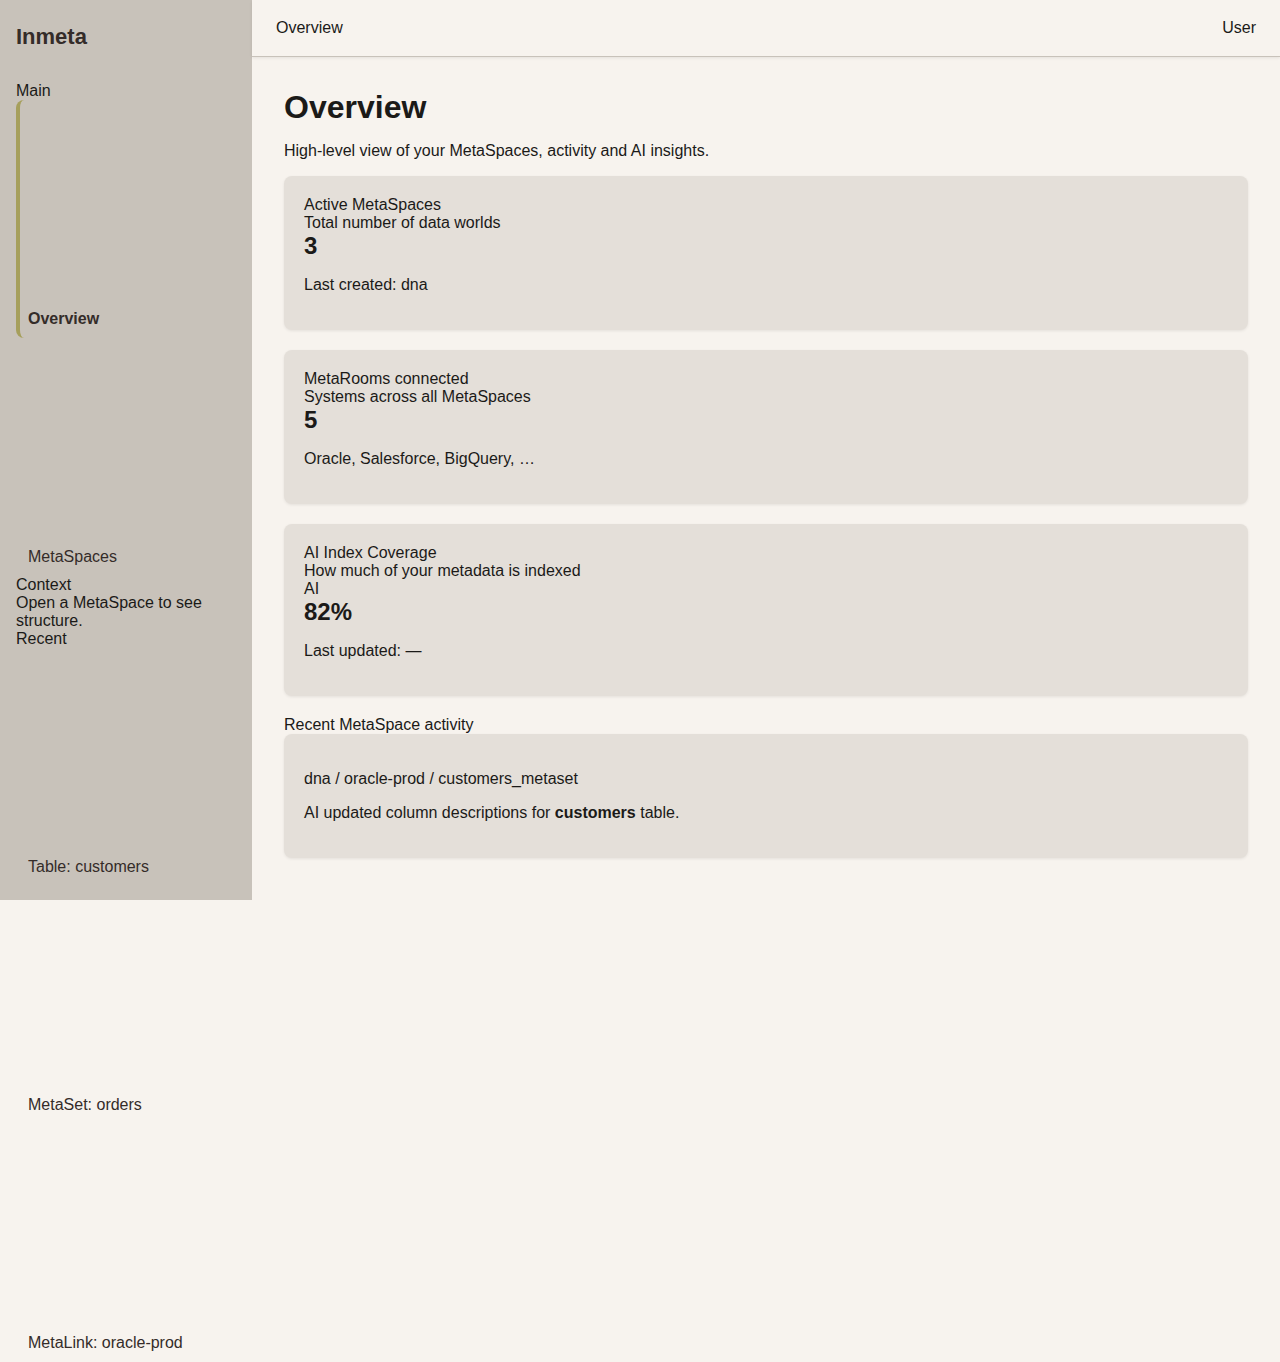
<file: overview.html>
<!DOCTYPE html>
<html lang="en">
<head>
    <meta charset="UTF-8">
    <title>Inmeta – Overview</title>
    <link rel="stylesheet" href="css/inmeta.css">
</head>
<body>

<div class="layout">

    <!-- SIDEBAR -->
    <div class="sidebar">
        <div class="sidebar-logo">Inmeta</div>

        <!-- MAIN SECTION -->
        <div class="sidebar-section-label">Main</div>

        <a class="nav-link active" href="overview.html">
            <span class="sidebar-link-icon">
                <!-- ICON: metaspace (placeholder) -->
                <svg viewBox="0 0 24 24" class="icon icon-sm icon--primary">
                    <!-- metaspace.svg content -->
                </svg>
            </span>
            Overview
        </a>

        <a class="nav-link" href="metaspaces.html">
            <span class="sidebar-link-icon">
                <!-- ICON: metaspace -->
                <svg viewBox="0 0 24 24" class="icon icon-sm icon--primary">
                    <!-- metaspace.svg content -->
                </svg>
            </span>
            MetaSpaces
        </a>

        <!-- CONTEXT (EMPTY ON OVERVIEW PAGE) -->
        <div class="sidebar-section-label">Context</div>
        <div class="sidebar-empty">Open a MetaSpace to see structure.</div>

        <!-- RECENT ACTIVITY -->
        <div class="sidebar-section-label">Recent</div>

        <a class="nav-link" href="table.html">
            <span class="sidebar-link-icon">
                <!-- ICON: table -->
                <svg viewBox="0 0 24 24" class="icon icon-sm icon--accent">
                    <!-- table.svg content -->
                </svg>
            </span>
            Table: customers
        </a>

        <a class="nav-link" href="metaset.html">
            <span class="sidebar-link-icon">
                <!-- ICON: metaset -->
                <svg viewBox="0 0 24 24" class="icon icon-sm icon--accent">
                    <!-- metaset.svg content -->
                </svg>
            </span>
            MetaSet: orders
        </a>

        <a class="nav-link" href="metalink.html">
            <span class="sidebar-link-icon">
                <!-- ICON: metalink -->
                <svg viewBox="0 0 24 24" class="icon icon-sm icon--accent">
                    <!-- metalink.svg content -->
                </svg>
            </span>
            MetaLink: oracle-prod
        </a>
    </div>

    <!-- MAIN -->
    <div style="flex:1; display:flex; flex-direction:column;">
        <div class="topbar">
            <div class="topbar-title">Overview</div>
            <div class="topbar-right">
                <span class="muted">User</span>
            </div>
        </div>

        <div class="content">
            <div class="content-header">
                <h1>Overview</h1>
                <p>High-level view of your MetaSpaces, activity and AI insights.</p>
            </div>

            <div class="card-grid">
                <div class="card">
                    <div class="card-header">
                        <div>
                            <div class="card-title">Active MetaSpaces</div>
                            <div class="card-subtitle">Total number of data worlds</div>
                        </div>
                    </div>
                    <div style="font-size:24px; font-weight:600;">3</div>
                    <p class="card-meta">Last created: dna</p>
                </div>

                <div class="card">
                    <div class="card-header">
                        <div>
                            <div class="card-title">MetaRooms connected</div>
                            <div class="card-subtitle">Systems across all MetaSpaces</div>
                        </div>
                    </div>
                    <div style="font-size:24px; font-weight:600;">5</div>
                    <p class="card-meta">Oracle, Salesforce, BigQuery, …</p>
                </div>

                <div class="card">
                    <div class="card-header">
                        <div>
                            <div class="card-title">AI Index Coverage</div>
                            <div class="card-subtitle">How much of your metadata is indexed</div>
                        </div>
                        <span class="tag tag-ai">AI</span>
                    </div>
                    <div style="font-size:24px; font-weight:600;">82%</div>
                    <p class="card-meta">Last updated: —</p>
                </div>
            </div>

            <div class="section-title">Recent MetaSpace activity</div>
            <div class="card">
                <p class="card-meta">dna / oracle-prod / customers_metaset</p>
                <p>AI updated column descriptions for <strong>customers</strong> table.</p>
            </div>
        </div>
    </div>

</div>

</body>
</html>
</file>
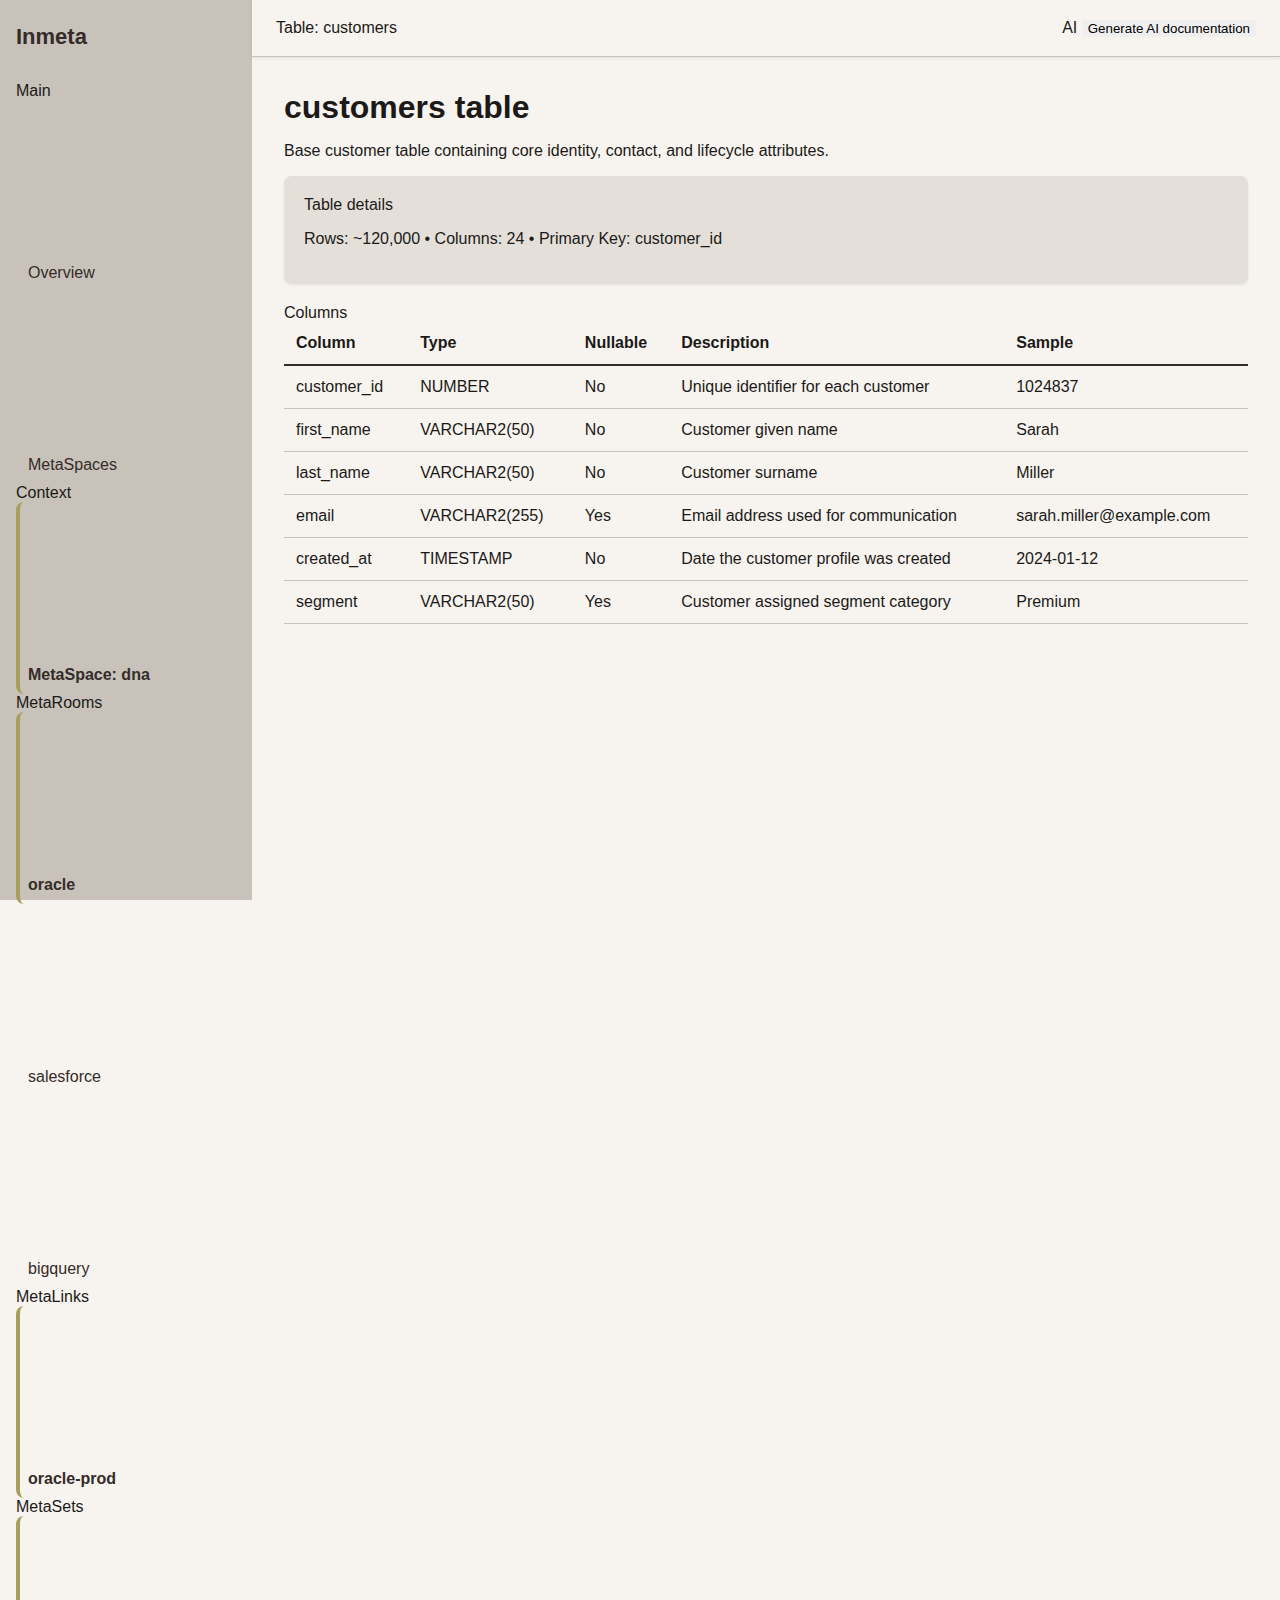
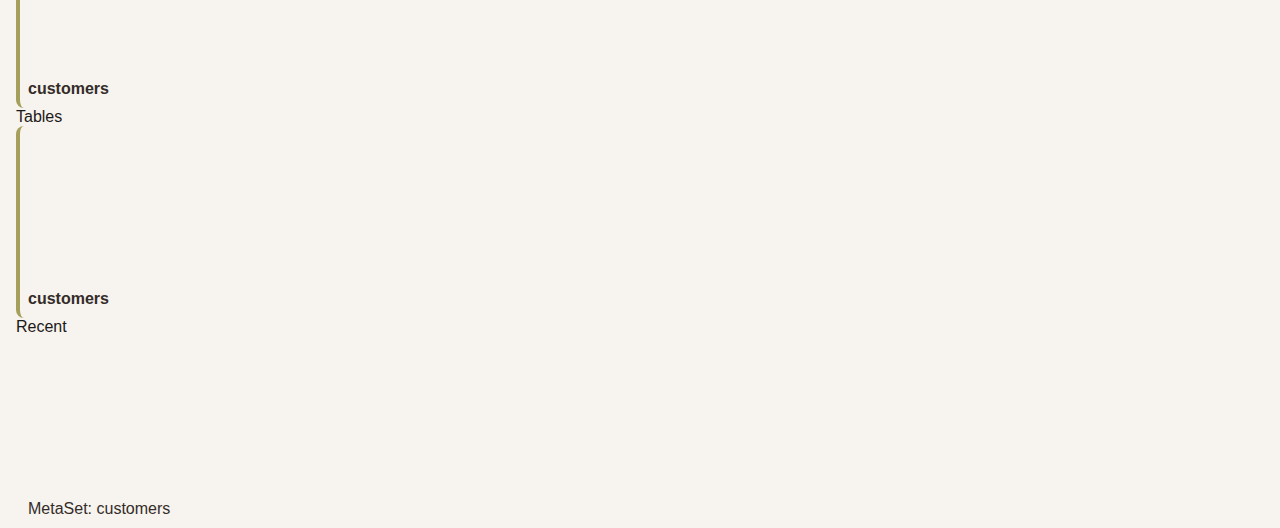
<file: table.html>
<!DOCTYPE html>
<html lang="en">
<head>
    <meta charset="UTF-8">
    <title>Inmeta – Table customers</title>
    <link rel="stylesheet" href="css/inmeta.css">
</head>
<body>

<div class="layout">

    <!-- SIDEBAR -->
    <div class="sidebar">

        <div class="sidebar-logo">Inmeta</div>

        <!-- MAIN -->
        <div class="sidebar-section-label">Main</div>

        <a class="nav-link" href="overview.html">
            <span class="sidebar-link-icon">
                <svg class="icon icon-sm"></svg>
            </span>
            Overview
        </a>

        <a class="nav-link" href="metaspaces.html">
            <span class="sidebar-link-icon">
                <svg class="icon icon-sm"></svg>
            </span>
            MetaSpaces
        </a>

        <!-- CONTEXT -->
        <div class="sidebar-section-label">Context</div>

        <!-- ACTIVE METASPACE -->
        <a class="nav-link active" href="metaspace.html">
            <span class="sidebar-link-icon">
                <svg class="icon icon-sm"></svg>
            </span>
            MetaSpace: dna
        </a>

        <!-- METAROOMS -->
        <div class="sidebar-section-label">MetaRooms</div>

        <a class="nav-link active" href="metaroom.html">
            <span class="sidebar-link-icon">
                <svg class="icon icon-sm icon--neutral"></svg>
            </span>
            oracle
        </a>

        <a class="nav-link" href="metaroom.html">
            <span class="sidebar-link-icon">
                <svg class="icon icon-sm icon--neutral"></svg>
            </span>
            salesforce
        </a>

        <a class="nav-link" href="metaroom.html">
            <span class="sidebar-link-icon">
                <svg class="icon icon-sm icon--neutral"></svg>
            </span>
            bigquery
        </a>

        <!-- METALINKS -->
        <div class="sidebar-section-label">MetaLinks</div>

        <a class="nav-link active" href="metalink.html">
            <span class="sidebar-link-icon">
                <svg class="icon icon-sm icon--accent"></svg>
            </span>
            oracle-prod
        </a>

        <!-- METASETS -->
        <div class="sidebar-section-label">MetaSets</div>

        <a class="nav-link active" href="metaset.html">
            <span class="sidebar-link-icon">
                <svg class="icon icon-sm icon--accent"></svg>
            </span>
            customers
        </a>

        <!-- TABLES -->
        <div class="sidebar-section-label">Tables</div>

        <!-- ACTIVE TABLE -->
        <a class="nav-link active" href="table.html">
            <span class="sidebar-link-icon">
                <svg class="icon icon-sm icon--accent"></svg>
            </span>
            customers
        </a>

        <!-- RECENT -->
        <div class="sidebar-section-label">Recent</div>

        <a class="nav-link" href="metaset.html">
            <span class="sidebar-link-icon">
                <svg class="icon icon-sm icon--accent"></svg>
            </span>
            MetaSet: customers
        </a>

    </div>



    <!-- MAIN CONTENT -->
    <div style="flex:1; display:flex; flex-direction:column;">

        <!-- TOPBAR -->
        <div class="topbar">
            <div class="topbar-title">Table: customers</div>
            <div class="topbar-right">
                <span class="tag tag-ai">AI</span>
                <button class="btn-ghost">Generate AI documentation</button>
            </div>
        </div>


        <!-- CONTENT -->
        <div class="content">

            <div class="content-header">
                <h1>customers table</h1>
                <p>Base customer table containing core identity, contact, and lifecycle attributes.</p>
            </div>

            <!-- TABLE INFO -->
            <div class="card" style="margin-bottom:20px;">
                <div class="card-title">Table details</div>
                <p class="card-meta">Rows: ~120,000 • Columns: 24 • Primary Key: customer_id</p>
            </div>

            <div class="section-title">Columns</div>

            <table class="table">
                <thead>
                    <tr>
                        <th>Column</th>
                        <th>Type</th>
                        <th>Nullable</th>
                        <th>Description</th>
                        <th>Sample</th>
                    </tr>
                </thead>

                <tbody>

                    <tr>
                        <td>customer_id</td>
                        <td>NUMBER</td>
                        <td>No</td>
                        <td>Unique identifier for each customer</td>
                        <td>1024837</td>
                    </tr>

                    <tr>
                        <td>first_name</td>
                        <td>VARCHAR2(50)</td>
                        <td>No</td>
                        <td>Customer given name</td>
                        <td>Sarah</td>
                    </tr>

                    <tr>
                        <td>last_name</td>
                        <td>VARCHAR2(50)</td>
                        <td>No</td>
                        <td>Customer surname</td>
                        <td>Miller</td>
                    </tr>

                    <tr>
                        <td>email</td>
                        <td>VARCHAR2(255)</td>
                        <td>Yes</td>
                        <td>Email address used for communication</td>
                        <td>sarah.miller@example.com</td>
                    </tr>

                    <tr>
                        <td>created_at</td>
                        <td>TIMESTAMP</td>
                        <td>No</td>
                        <td>Date the customer profile was created</td>
                        <td>2024-01-12</td>
                    </tr>

                    <tr>
                        <td>segment</td>
                        <td>VARCHAR2(50)</td>
                        <td>Yes</td>
                        <td>Customer assigned segment category</td>
                        <td>Premium</td>
                    </tr>

                </tbody>
            </table>

        </div>
    </div>

</div>

</body>
</html>
</file>
<file: css/inmeta.css>
/* ===========================
   INMETA DESIGN SYSTEM
   =========================== */

/* Brand Colors */
:root {
    --primary: #342C29;
    --accent: #A69F5C;
    --bg: #F7F3EE;
    --text: #1B1A18;

    --neutral-light: #E4DFD9;
    --neutral-mid: #C8C2BA;

    --ai-accent: #8FAFBF;

    --radius: 8px;
    --shadow: 0 1px 3px rgba(0,0,0,0.08);
}

/* Base */
body {
    margin: 0;
    font-family: "Inter", sans-serif;
    background: var(--bg);
    color: var(--text);
}

h1, h2, h3 {
    margin: 0 0 12px 0;
    font-weight: 600;
}

a {
    text-decoration: none;
    color: var(--primary);
}

button {
    border: none;
    cursor: pointer;
    font-family: inherit;
}

/* Layout Wrapper (Sidebar + Content) */
.layout {
    display: flex;
    height: 100vh;
}

/* ===========================
   SIDEBAR
   =========================== */
.sidebar {
    width: 220px;
    background: var(--neutral-mid);
    padding: 24px 16px;
    display: flex;
    flex-direction: column;
}

.sidebar-logo {
    font-size: 22px;
    font-weight: 700;
    margin-bottom: 32px;
    color: var(--primary);
}

.nav-link {
    padding: 10px 12px;
    border-radius: var(--radius);
    color: var(--primary);
    font-weight: 500;
}

.nav-link:hover {
    background: var(--neutral-light);
}

.nav-link.active {
    border-left: 4px solid var(--accent);
    padding-left: 8px;
    font-weight: 600;
}

/* ===========================
   TOPBAR
   =========================== */
.topbar {
    height: 56px;
    background: var(--bg);
    border-bottom: 1px solid var(--neutral-mid);
    display: flex;
    align-items: center;
    justify-content: space-between;
    padding: 0 24px;
    box-shadow: var(--shadow);
}

/* ===========================
   CONTENT AREA
   =========================== */
.content {
    flex: 1;
    padding: 32px;
    overflow-y: auto;
}

/* Cards */
.card {
    background: var(--neutral-light);
    border-radius: var(--radius);
    padding: 20px;
    box-shadow: var(--shadow);
    margin-bottom: 20px;
}

/* Table */
.table {
    width: 100%;
    border-collapse: collapse;
}

.table th {
    text-align: left;
    padding: 12px;
    border-bottom: 2px solid var(--primary);
    font-weight: 600;
}

.table td {
    padding: 12px;
    border-bottom: 1px solid var(--neutral-mid);
}

.table tr:hover {
    background: var(--neutral-mid);
}

/* Buttons */
.btn-primary {
    background: var(--primary);
    color: white;
    padding: 10px 16px;
    border-radius: var(--radius);
    font-weight: 600;
}

.btn-primary:hover {
    opacity: 0.9;
}

.btn-secondary {
    background: var(--accent);
    color: var(--primary);
    padding: 8px 14px;
    border-radius: var(--radius);
}

/* Inputs */
input {
    width: 100%;
    padding: 12px;
    border-radius: var(--radius);
    border: 1px solid var(--neutral-mid);
    background: white;
    font-size: 15px;
}

/* Login Container */
.login-container {
    max-width: 360px;
    margin: 120px auto;
    background: var(--neutral-light);
    padding: 32px;
    border-radius: var(--radius);
    box-shadow: var(--shadow);
}

.login-container h2 {
    margin-bottom: 24px;
}
</file>
